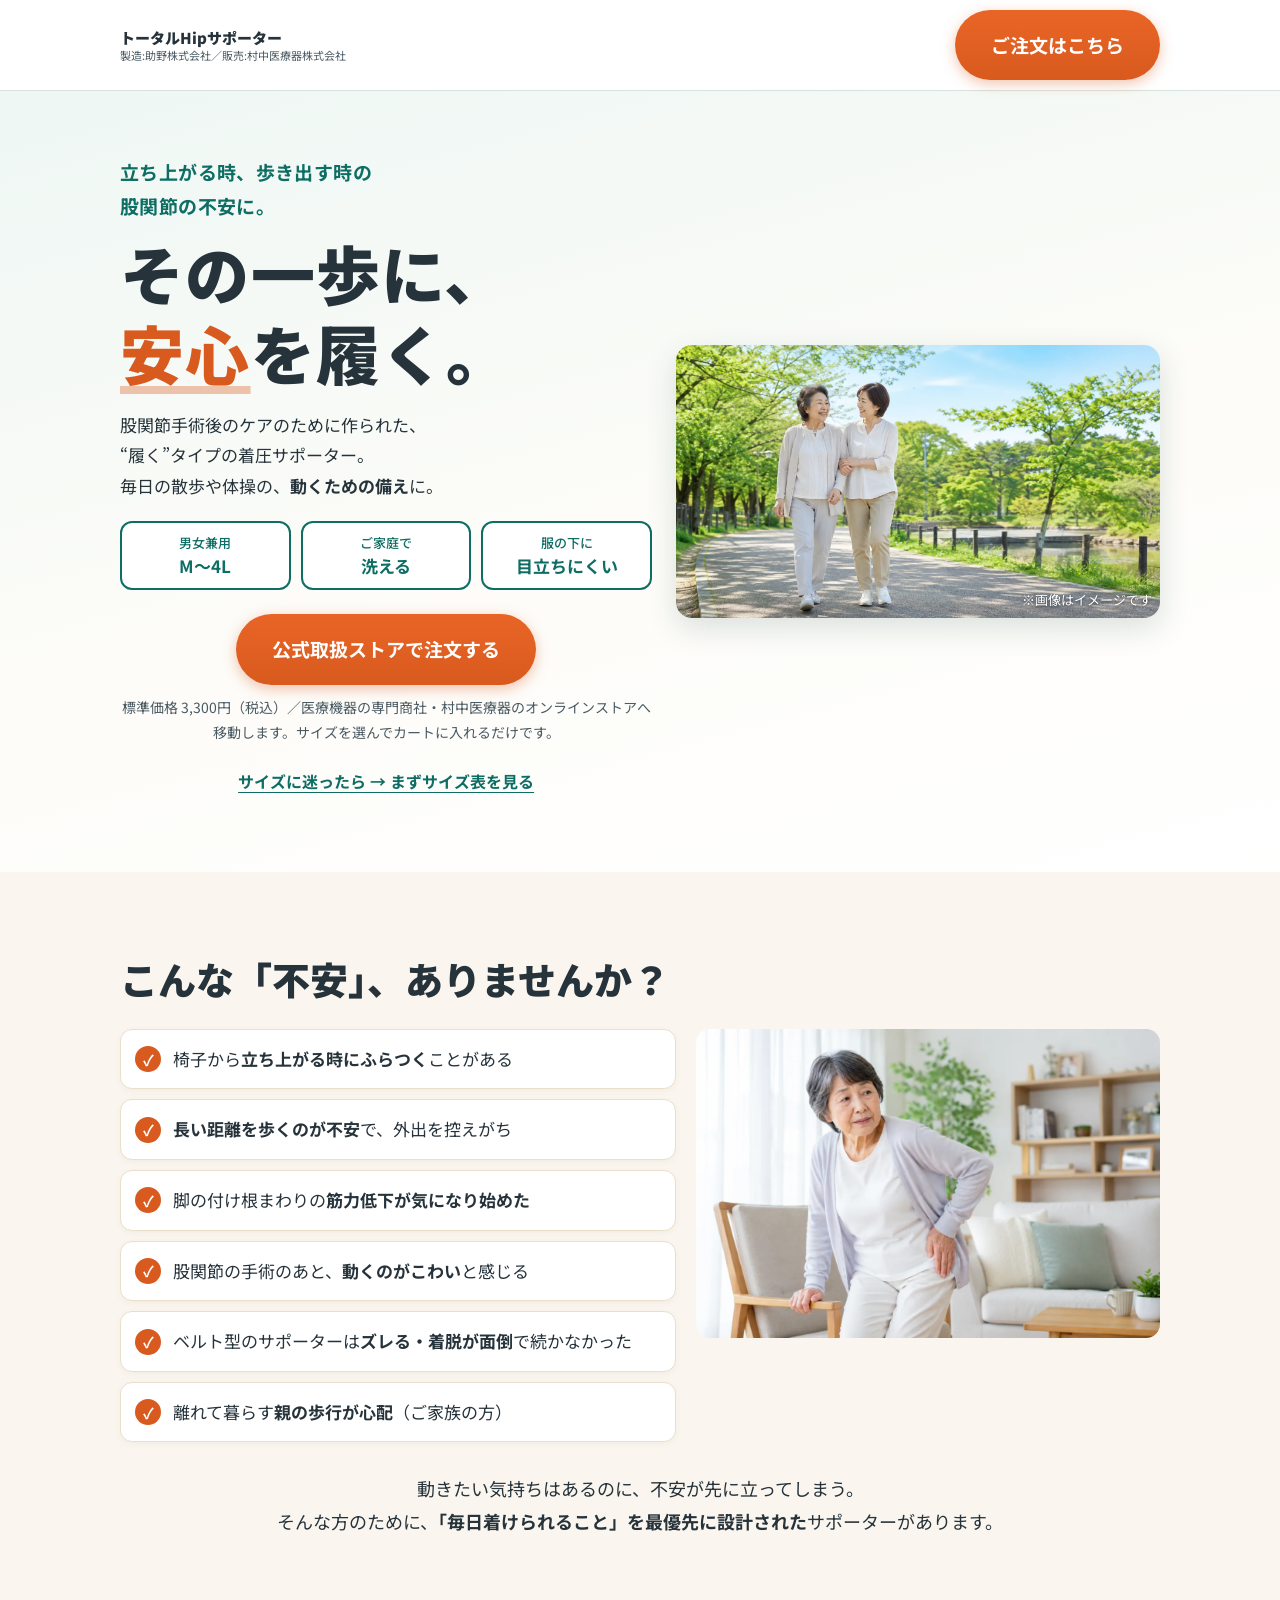
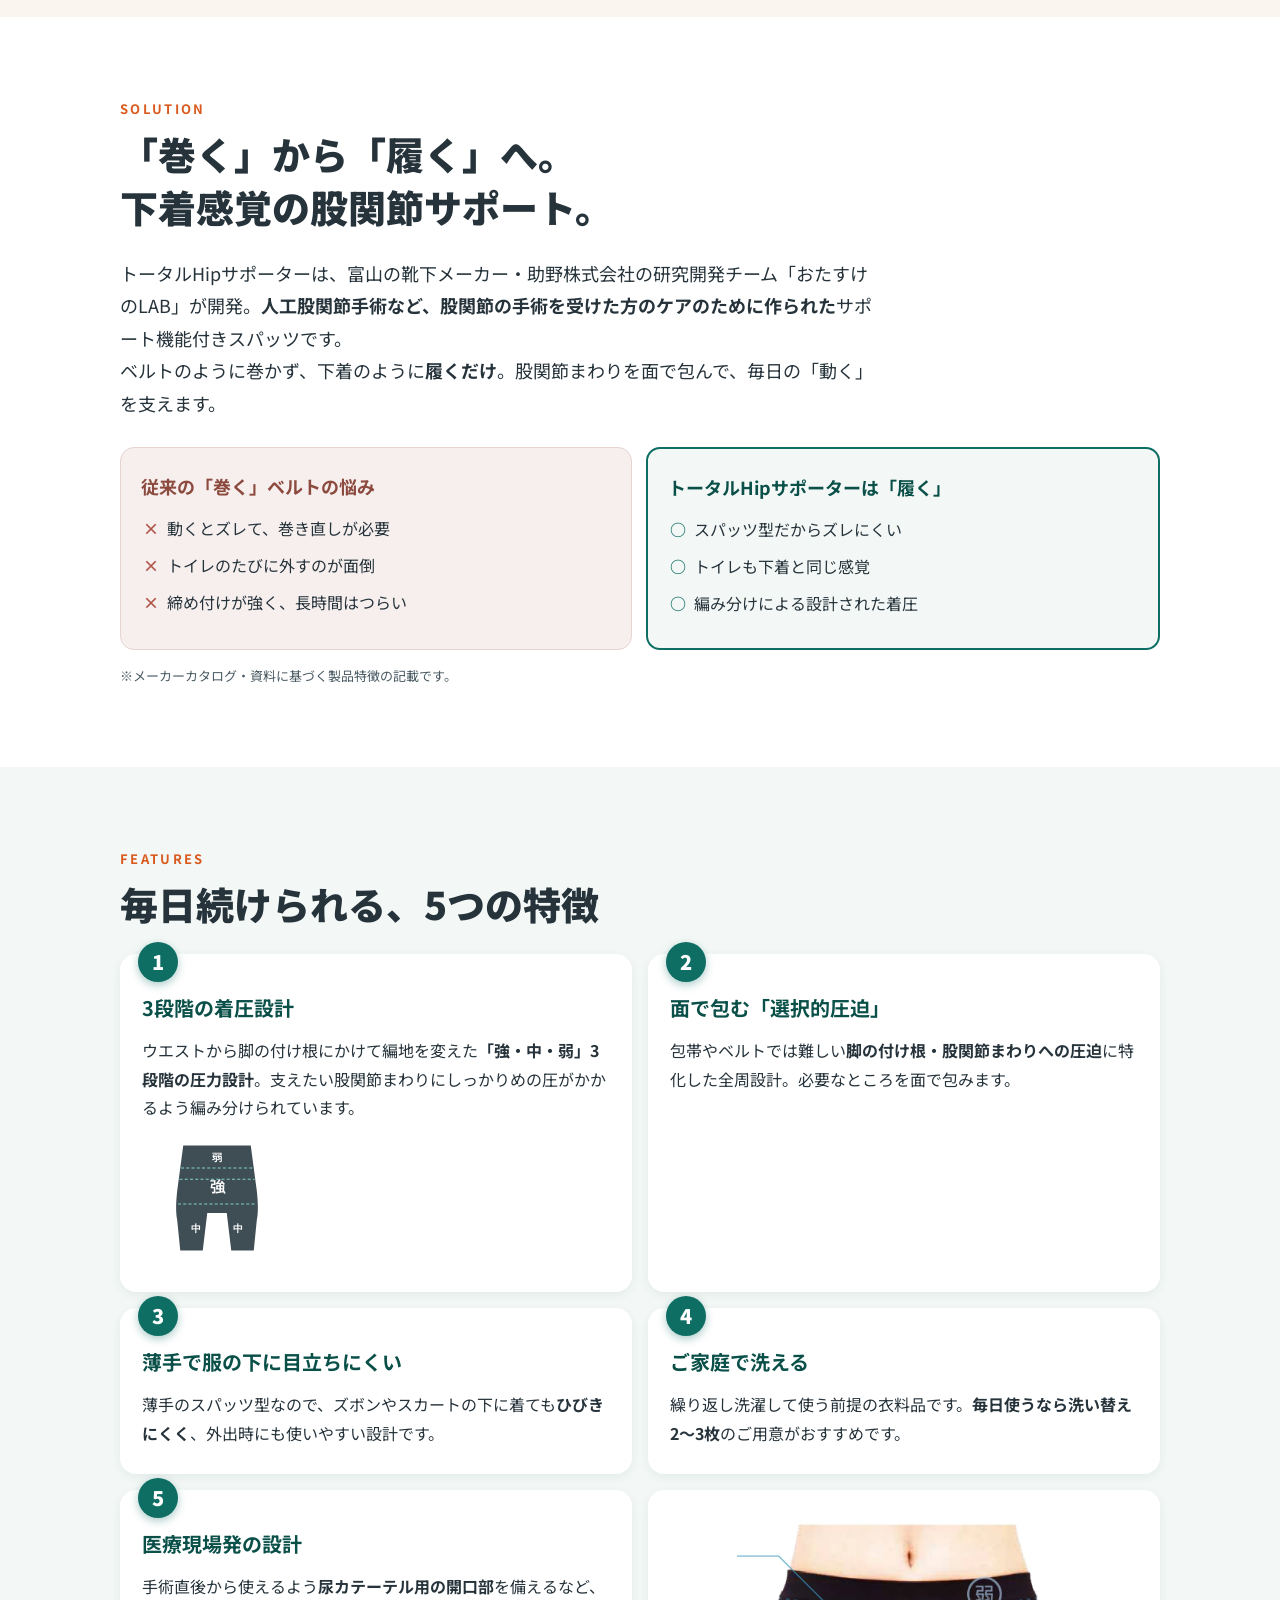
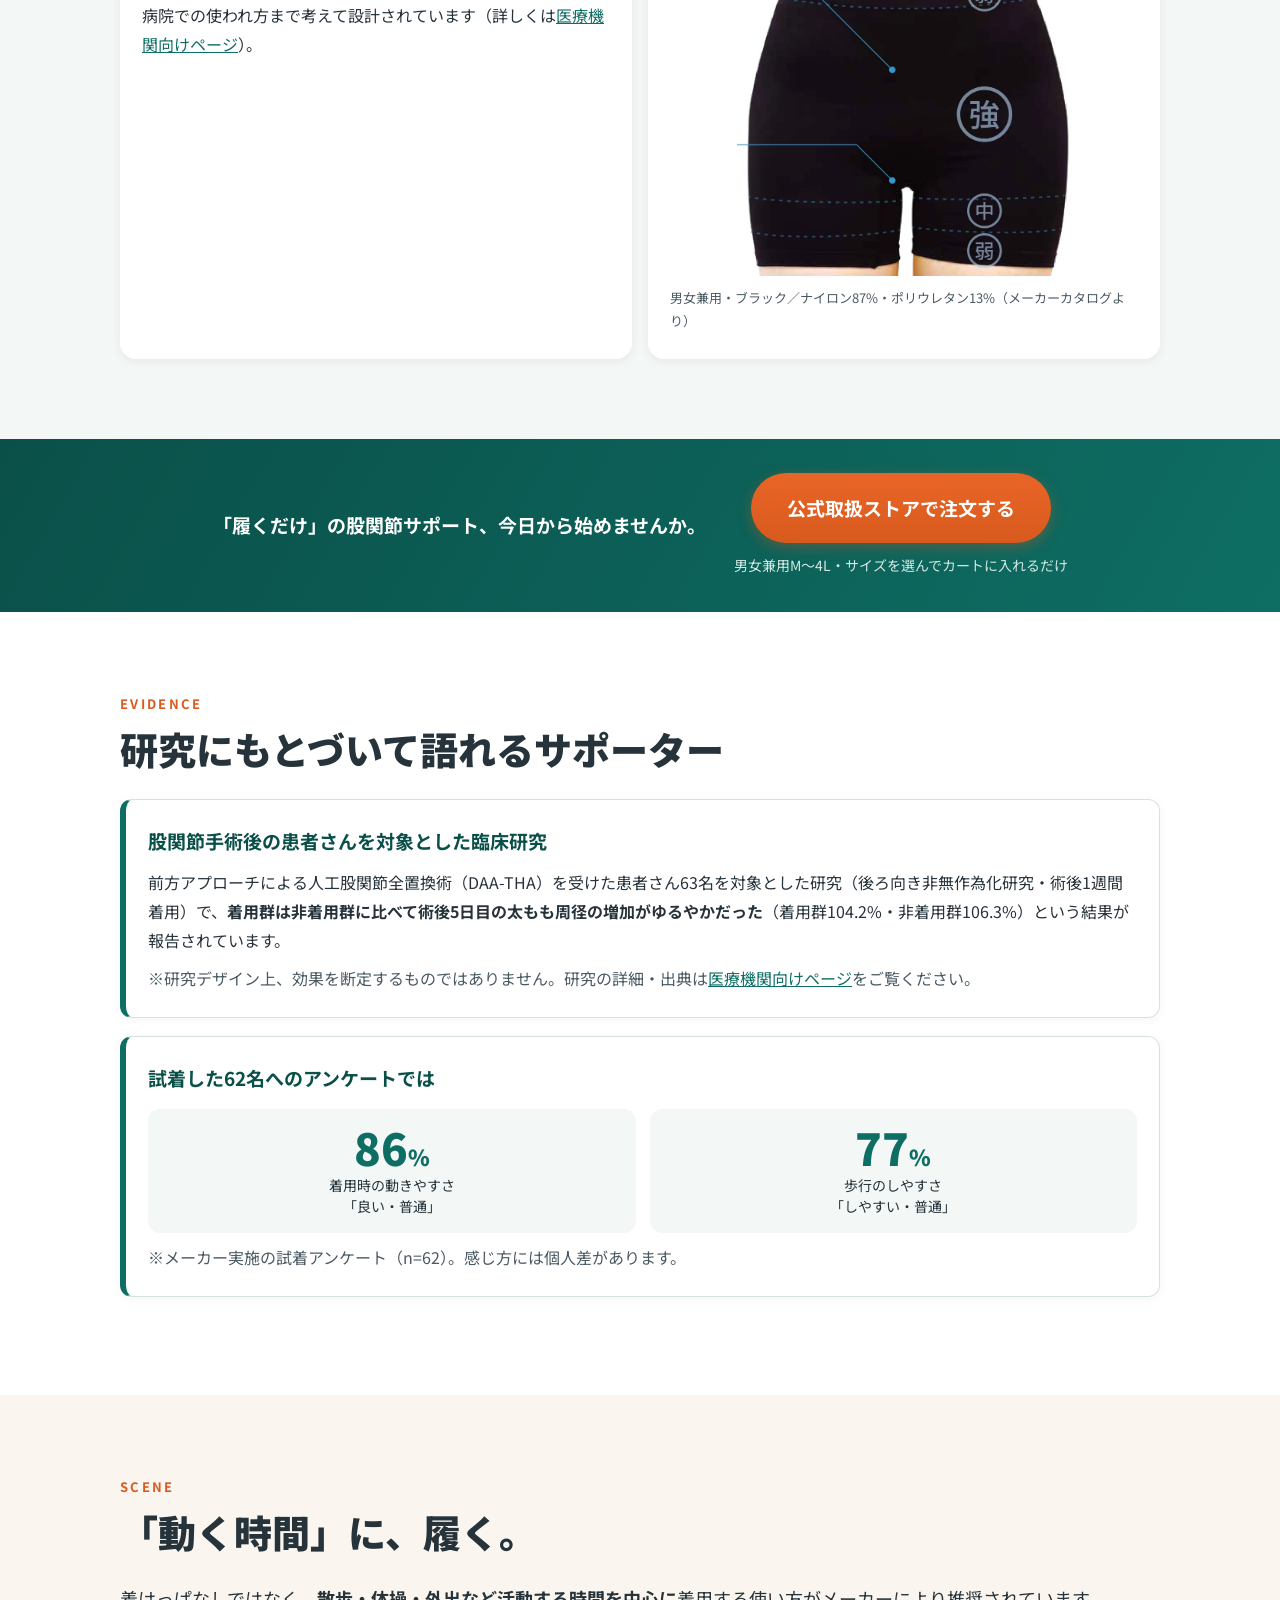
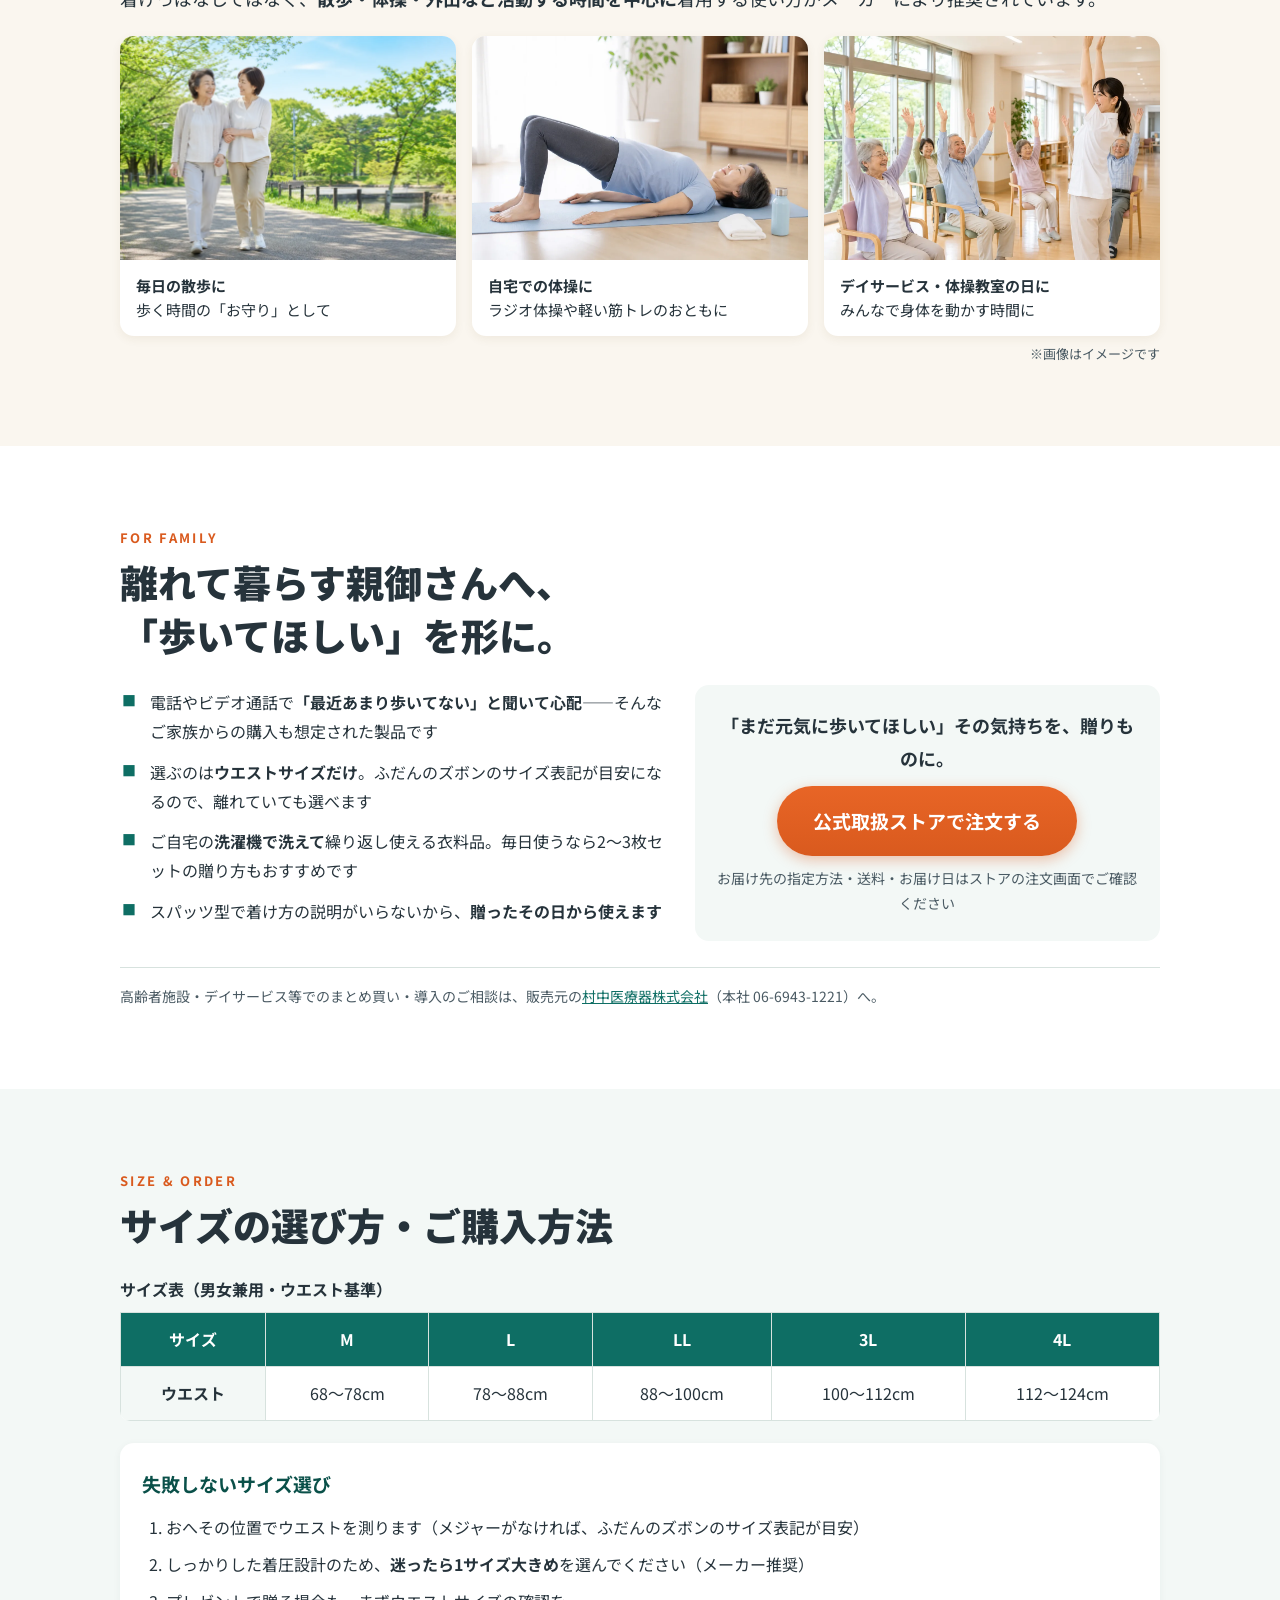
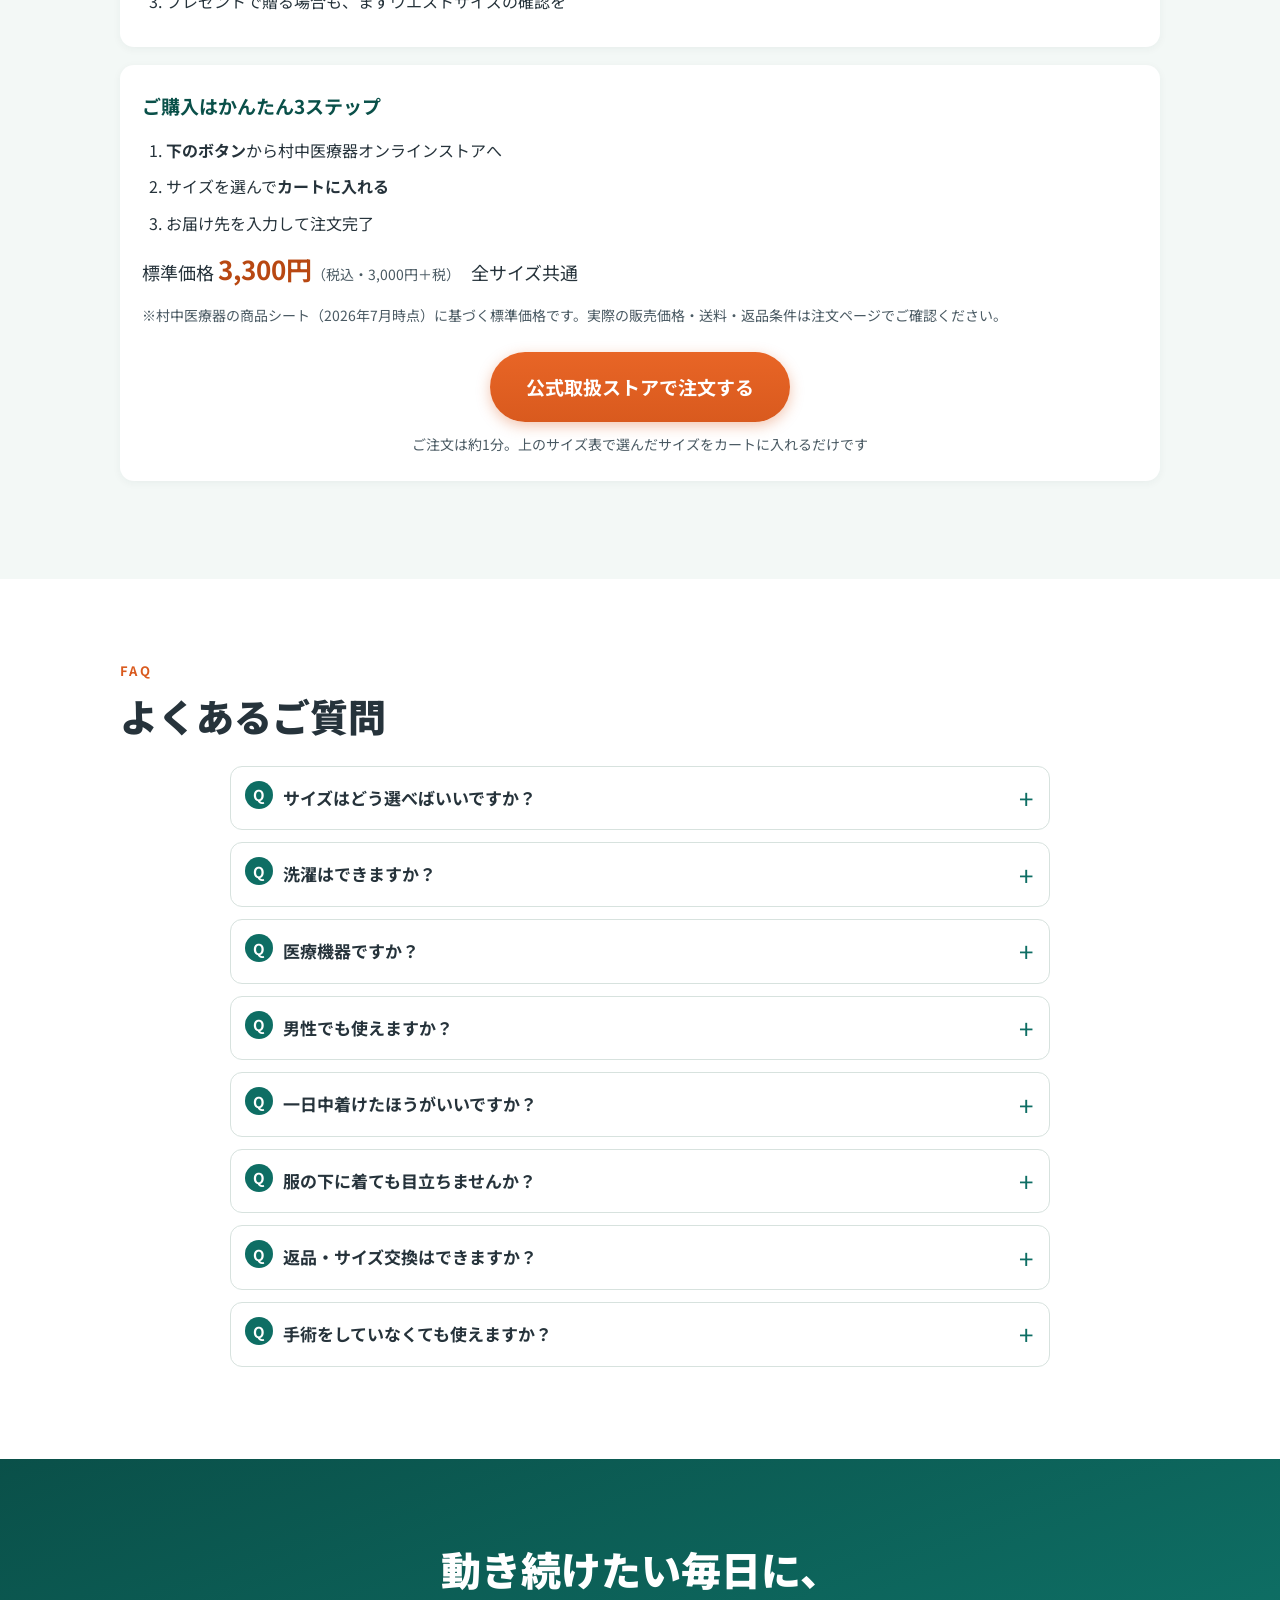
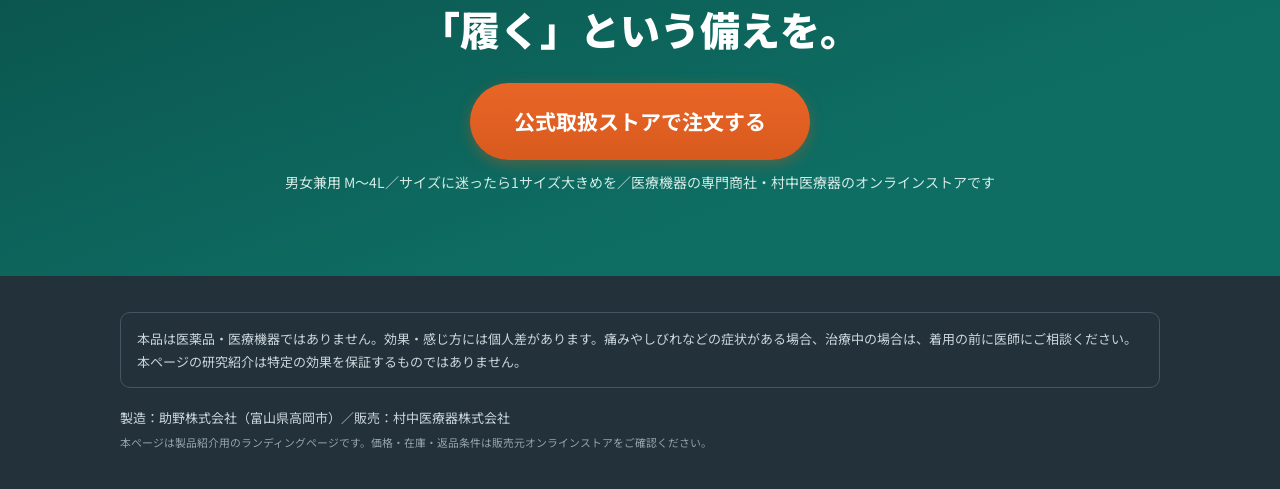
<file: projects/ths-supporter/lp-general/index.html>
<!DOCTYPE html>
<html lang="ja">
<head>
<meta charset="UTF-8">
<meta name="viewport" content="width=device-width, initial-scale=1.0">
<title>トータルHipサポーター｜その一歩に、安心を履く。股関節の不安に毎日履ける着圧サポーター</title>
<meta name="description" content="立ち上がる時・歩き出す時の股関節の不安に。股関節手術後のケアのために作られた、履くタイプの着圧サポーター「トータルHipサポーター」。3段階の着圧設計で股関節まわりを面でサポート。男女兼用M〜4L。村中医療器オンラインストアでご購入いただけます。">
<meta property="og:type" content="website">
<meta property="og:title" content="トータルHipサポーター｜その一歩に、安心を履く。">
<meta property="og:description" content="股関節の不安に、毎日「履ける」支えを。3段階着圧設計の股関節サポーター。男女兼用M〜4L。">
<meta property="og:image" content="../assets/images/lp1-hero-walking.png">
<meta property="og:locale" content="ja_JP">
<!-- TODO: 公開時にog:url・canonicalを本番URLに設定 -->
<link rel="preconnect" href="https://fonts.googleapis.com">
<link rel="preconnect" href="https://fonts.gstatic.com" crossorigin>
<link href="https://fonts.googleapis.com/css2?family=Noto+Sans+JP:wght@400;500;700;900&family=Zen+Maru+Gothic:wght@700;900&display=swap" rel="stylesheet">
<link rel="stylesheet" href="style.css">
<!-- ================================================== -->
<!-- GA4計測タグ挿入位置（ダミー）                          -->
<!-- <script async src="https://www.googletagmanager.com/gtag/js?id=G-XXXXXXXXXX"></script>
<script>
  window.dataLayer = window.dataLayer || [];
  function gtag(){dataLayer.push(arguments);}
  gtag('js', new Date());
  gtag('config', 'G-XXXXXXXXXX');
</script> -->
<!-- 広告タグ（Google広告/Meta等）はこの直下に挿入          -->
<!-- ================================================== -->
<script type="application/ld+json">
{
  "@context": "https://schema.org",
  "@type": "Product",
  "name": "トータルHipサポーター（男女兼用）",
  "description": "股関節手術後のケアのために作られた、履くタイプの着圧サポーター。ウエストから患部にかけて編地を変えた3段階（強・中・弱）の着圧設計。",
  "brand": {"@type": "Brand", "name": "SUKENO（助野株式会社）"},
  "material": "ナイロン87%・ポリウレタン13%",
  "offers": {
    "@type": "Offer",
    "url": "https://online.muranaka.co.jp/product/V0300001/",
    "price": "3300",
    "priceCurrency": "JPY",
    "availability": "https://schema.org/InStock",
    "seller": {"@type": "Organization", "name": "村中医療器株式会社"}
  }
}
</script>
<script type="application/ld+json">
{
  "@context": "https://schema.org",
  "@type": "FAQPage",
  "mainEntity": [
    {"@type": "Question", "name": "サイズはどう選べばいいですか？", "acceptedAnswer": {"@type": "Answer", "text": "ウエストサイズを基準にM〜4Lからお選びください。しっかりした着圧設計のため、サイズに迷った場合は1サイズ大きめをおすすめします。"}},
    {"@type": "Question", "name": "洗濯はできますか？", "acceptedAnswer": {"@type": "Answer", "text": "ご家庭で洗濯できます。毎日使う場合は洗い替え用に複数枚のご用意がおすすめです。"}},
    {"@type": "Question", "name": "医療機器ですか？", "acceptedAnswer": {"@type": "Answer", "text": "医療機器ではありません。衣料品（サポート機能付きスパッツ）です。痛みや症状がある場合は医師にご相談ください。"}},
    {"@type": "Question", "name": "男性でも使えますか？", "acceptedAnswer": {"@type": "Answer", "text": "男女兼用です。ウエストサイズを基準にお選びください。"}},
    {"@type": "Question", "name": "いつ着ければいいですか？", "acceptedAnswer": {"@type": "Answer", "text": "散歩や体操、外出など、活動する時間帯を中心とした着用がメーカーにより推奨されています。夏場などは無理せず調整してください。"}},
    {"@type": "Question", "name": "服の下に着ても目立ちませんか？", "acceptedAnswer": {"@type": "Answer", "text": "薄手のスパッツ型なので、ズボンやスカートの下に目立ちにくく着用できます。"}},
    {"@type": "Question", "name": "返品・サイズ交換はできますか？", "acceptedAnswer": {"@type": "Answer", "text": "返品・交換の条件は販売元（村中医療器オンラインストア）の規定によります。ご注文前に商品ページの返品条件をご確認ください。"}},
    {"@type": "Question", "name": "手術をしていなくても使えますか？", "acceptedAnswer": {"@type": "Answer", "text": "手術を受けていない方でも、着圧サポーターとしてお使いいただけます（メーカー資料より）。"}}
  ]
}
</script>
</head>
<body class="lp1">

<!-- ヘッダー -->
<header class="site-header">
  <div class="container header-inner">
    <p class="header-brand">トータルHipサポーター <span class="header-sub">製造:助野株式会社／販売:村中医療器株式会社</span></p>
    <a class="btn btn-cta btn-header js-cta" data-cta="header" href="https://online.muranaka.co.jp/product/V0300001/" target="_blank" rel="noopener">ご注文はこちら</a>
  </div>
</header>

<main>
<!-- 1. ファーストビュー -->
<section class="fv" id="top">
  <div class="container fv-inner">
    <div class="fv-text">
      <p class="fv-lead">立ち上がる時、歩き出す時の<br>股関節の不安に。</p>
      <h1 class="fv-catch">その一歩に、<br><em>安心</em>を履く。</h1>
      <p class="fv-sub">股関節手術後のケアのために作られた、<br class="pc-only">“履く”タイプの着圧サポーター。<br>毎日の散歩や体操の、<strong>動くための備え</strong>に。</p>
      <ul class="fv-badges">
        <li>男女兼用<br><strong>M〜4L</strong></li>
        <li>ご家庭で<br><strong>洗える</strong></li>
        <li>服の下に<br><strong>目立ちにくい</strong></li>
      </ul>
      <div class="cta-block">
        <a class="btn btn-cta js-cta" data-cta="fv" href="https://online.muranaka.co.jp/product/V0300001/" target="_blank" rel="noopener">公式取扱ストアで注文する</a>
        <p class="cta-note">標準価格 3,300円（税込）／医療機器の専門商社・村中医療器のオンラインストアへ移動します。<br class="sp-only">サイズを選んでカートに入れるだけです。</p>
        <a class="btn-textlink" href="#size">サイズに迷ったら → まずサイズ表を見る</a>
      </div>
    </div>
    <figure class="fv-visual">
      <img src="../assets/images/lp1-hero-walking.webp" alt="親子で公園をゆったり散歩する様子" width="1600" height="901" fetchpriority="high">
      <figcaption class="img-note">※画像はイメージです</figcaption>
    </figure>
  </div>
</section>

<!-- 2. 悩み共感 -->
<section class="section worries">
  <div class="container">
    <h2 class="section-title">こんな「不安」、<br class="sp-only">ありませんか？</h2>
    <div class="worries-grid">
      <ul class="check-list">
        <li>椅子から<strong>立ち上がる時にふらつく</strong>ことがある</li>
        <li><strong>長い距離を歩くのが不安</strong>で、外出を控えがち</li>
        <li>脚の付け根まわりの<strong>筋力低下が気になり始めた</strong></li>
        <li>股関節の手術のあと、<strong>動くのがこわい</strong>と感じる</li>
        <li>ベルト型のサポーターは<strong>ズレる・着脱が面倒</strong>で続かなかった</li>
        <li>離れて暮らす<strong>親の歩行が心配</strong>（ご家族の方）</li>
      </ul>
      <figure class="worries-visual">
        <img src="../assets/images/lp1-worry-elderly.webp" alt="立ち上がりの際に脚の付け根に手を当てる女性" width="1200" height="800" loading="lazy">
      </figure>
    </div>
    <p class="worries-message">動きたい気持ちはあるのに、不安が先に立ってしまう。<br>そんな方のために、<strong>「毎日着けられること」を最優先に設計された</strong>サポーターがあります。</p>
  </div>
</section>

<!-- 3. 解決コンセプト -->
<section class="section concept">
  <div class="container">
    <p class="section-eyebrow">SOLUTION</p>
    <h2 class="section-title">「巻く」から「履く」へ。<br>下着感覚の股関節サポート。</h2>
    <p class="concept-text">トータルHipサポーターは、富山の靴下メーカー・助野株式会社の研究開発チーム「おたすけのLAB」が開発。<strong>人工股関節手術など、股関節の手術を受けた方のケアのために作られた</strong>サポート機能付きスパッツです。<br>ベルトのように巻かず、下着のように<strong>履くだけ</strong>。股関節まわりを面で包んで、毎日の「動く」を支えます。</p>
    <div class="concept-compare">
      <div class="compare-col compare-before">
        <h3>従来の「巻く」ベルトの悩み</h3>
        <ul>
          <li>動くとズレて、巻き直しが必要</li>
          <li>トイレのたびに外すのが面倒</li>
          <li>締め付けが強く、長時間はつらい</li>
        </ul>
      </div>
      <div class="compare-col compare-after">
        <h3>トータルHipサポーターは「履く」</h3>
        <ul>
          <li>スパッツ型だからズレにくい</li>
          <li>トイレも下着と同じ感覚</li>
          <li>編み分けによる設計された着圧</li>
        </ul>
      </div>
    </div>
    <p class="fact-note">※メーカーカタログ・資料に基づく製品特徴の記載です。</p>
  </div>
</section>

<!-- 4. 製品特徴 -->
<section class="section features">
  <div class="container">
    <p class="section-eyebrow">FEATURES</p>
    <h2 class="section-title">毎日続けられる、<br class="sp-only">5つの特徴</h2>
    <div class="feature-grid">
      <article class="feature-card">
        <div class="feature-num">1</div>
        <h3>3段階の着圧設計</h3>
        <p>ウエストから脚の付け根にかけて編地を変えた<strong>「強・中・弱」3段階の圧力設計</strong>。支えたい股関節まわりにしっかりめの圧がかかるよう編み分けられています。</p>
        <!-- 3段階着圧の自作SVG図 -->
        <svg class="feature-svg" viewBox="0 0 200 160" role="img" aria-label="3段階着圧のイメージ図。ウエスト部は弱、股関節部は強、裾は中から弱の圧力設計">
          <path d="M55 10 h90 l8 60 c2 18 2 30 0 40 l-4 40 h-30 l-6 -50 h-26 l-6 50 h-30 l-4 -40 c-2 -10 -2 -22 0 -40 z" fill="#2b3a42" opacity="0.9"/>
          <g font-family="sans-serif" font-size="13" fill="#fff" text-anchor="middle" font-weight="bold">
            <text x="100" y="30">弱</text>
            <text x="100" y="72" font-size="20">強</text>
            <text x="72" y="125">中</text>
            <text x="128" y="125">中</text>
          </g>
          <g stroke="#7fd1c8" stroke-width="1.5" stroke-dasharray="4 3" fill="none">
            <path d="M52 40 h96"/><path d="M50 55 h100"/><path d="M48 88 h104"/>
          </g>
        </svg>
      </article>
      <article class="feature-card">
        <div class="feature-num">2</div>
        <h3>面で包む「選択的圧迫」</h3>
        <p>包帯やベルトでは難しい<strong>脚の付け根・股関節まわりへの圧迫</strong>に特化した全周設計。必要なところを面で包みます。</p>
      </article>
      <article class="feature-card">
        <div class="feature-num">3</div>
        <h3>薄手で服の下に目立ちにくい</h3>
        <p>薄手のスパッツ型なので、ズボンやスカートの下に着ても<strong>ひびきにくく</strong>、外出時にも使いやすい設計です。</p>
      </article>
      <article class="feature-card">
        <div class="feature-num">4</div>
        <h3>ご家庭で洗える</h3>
        <p>繰り返し洗濯して使う前提の衣料品です。<strong>毎日使うなら洗い替え2〜3枚</strong>のご用意がおすすめです。</p>
      </article>
      <article class="feature-card">
        <div class="feature-num">5</div>
        <h3>医療現場発の設計</h3>
        <p>手術直後から使えるよう<strong>尿カテーテル用の開口部</strong>を備えるなど、病院での使われ方まで考えて設計されています（詳しくは<a href="../lp-medical/index.html">医療機関向けページ</a>）。</p>
      </article>
      <figure class="feature-card product-photo">
        <img src="../assets/images/product-pressure.webp" alt="トータルHipサポーターの製品写真。ウエスト部は弱、股関節まわりは強、太もも部は中から弱の3段階着圧設計" width="874" height="941" loading="lazy">
        <figcaption>男女兼用・ブラック／ナイロン87%・ポリウレタン13%（メーカーカタログより）</figcaption>
      </figure>
    </div>
  </div>
</section>

<div class="cta-band">
  <div class="container">
    <p class="cta-band-copy">「履くだけ」の股関節サポート、<br class="sp-only">今日から始めませんか。</p>
    <div>
      <a class="btn btn-cta js-cta" data-cta="mid_band" href="https://online.muranaka.co.jp/product/V0300001/" target="_blank" rel="noopener">公式取扱ストアで注文する</a>
      <p class="cta-note cta-note-invert">男女兼用M〜4L・サイズを選んでカートに入れるだけ</p>
    </div>
  </div>
</div>

<!-- 5. エビデンス -->
<section class="section evidence">
  <div class="container">
    <p class="section-eyebrow">EVIDENCE</p>
    <h2 class="section-title">研究にもとづいて<br class="sp-only">語れるサポーター</h2>
    <div class="evidence-card">
      <h3>股関節手術後の患者さんを対象とした臨床研究</h3>
      <p>前方アプローチによる人工股関節全置換術（DAA-THA）を受けた患者さん63名を対象とした研究（後ろ向き非無作為化研究・術後1週間着用）で、<strong>着用群は非着用群に比べて術後5日目の太もも周径の増加がゆるやかだった</strong>（着用群104.2%・非着用群106.3%）という結果が報告されています。</p>
      <p class="evidence-limit">※研究デザイン上、効果を断定するものではありません。研究の詳細・出典は<a href="../lp-medical/index.html">医療機関向けページ</a>をご覧ください。</p>
    </div>
    <div class="evidence-card">
      <h3>試着した62名へのアンケートでは</h3>
      <div class="stat-row">
        <div class="stat"><div class="stat-num">86<span>%</span></div><p>着用時の動きやすさ<br>「良い・普通」</p></div>
        <div class="stat"><div class="stat-num">77<span>%</span></div><p>歩行のしやすさ<br>「しやすい・普通」</p></div>
      </div>
      <p class="evidence-limit">※メーカー実施の試着アンケート（n=62）。感じ方には個人差があります。</p>
    </div>
  </div>
</section>

<!-- 6. 使用シーン -->
<section class="section scenes">
  <div class="container">
    <p class="section-eyebrow">SCENE</p>
    <h2 class="section-title">「動く時間」に、履く。</h2>
    <p class="scenes-lead">着けっぱなしではなく、<strong>散歩・体操・外出など活動する時間を中心に</strong>着用する使い方がメーカーにより推奨されています。</p>
    <div class="scene-grid">
      <figure class="scene-card">
        <img src="../assets/images/lp1-hero-walking.webp" alt="毎日の散歩" width="1600" height="901" loading="lazy">
        <figcaption><strong>毎日の散歩に</strong><br>歩く時間の「お守り」として</figcaption>
      </figure>
      <figure class="scene-card">
        <img src="../assets/images/lp1-scene-exercise.webp" alt="自宅での体操" width="1200" height="800" loading="lazy">
        <figcaption><strong>自宅での体操に</strong><br>ラジオ体操や軽い筋トレのおともに</figcaption>
      </figure>
      <figure class="scene-card">
        <img src="../assets/images/lp1-scene-facility.webp" alt="施設でのレクリエーション" width="1200" height="800" loading="lazy">
        <figcaption><strong>デイサービス・体操教室の日に</strong><br>みんなで身体を動かす時間に</figcaption>
      </figure>
    </div>
    <p class="img-note">※画像はイメージです</p>
  </div>
</section>

<!-- 7. ご家族向け（贈りもの） -->
<section class="section family">
  <div class="container">
    <p class="section-eyebrow">FOR FAMILY</p>
    <h2 class="section-title">離れて暮らす親御さんへ、<br>「歩いてほしい」を形に。</h2>
    <div class="facility-inner">
      <ul class="facility-points">
        <li>電話やビデオ通話で<strong>「最近あまり歩いてない」と聞いて心配</strong>——そんなご家族からの購入も想定された製品です</li>
        <li>選ぶのは<strong>ウエストサイズだけ</strong>。ふだんのズボンのサイズ表記が目安になるので、離れていても選べます</li>
        <li>ご自宅の<strong>洗濯機で洗えて</strong>繰り返し使える衣料品。毎日使うなら2〜3枚セットの贈り方もおすすめです</li>
        <li>スパッツ型で着け方の説明がいらないから、<strong>贈ったその日から使えます</strong></li>
      </ul>
      <div class="facility-cta">
        <p>「まだ元気に歩いてほしい」<br class="sp-only">その気持ちを、贈りものに。</p>
        <a class="btn btn-cta js-cta" data-cta="family" href="https://online.muranaka.co.jp/product/V0300001/" target="_blank" rel="noopener">公式取扱ストアで注文する</a>
        <p class="cta-note">お届け先の指定方法・送料・お届け日はストアの注文画面でご確認ください</p>
      </div>
    </div>
    <p class="facility-note">高齢者施設・デイサービス等でのまとめ買い・導入のご相談は、販売元の<a href="https://www.muranaka.co.jp/" target="_blank" rel="noopener">村中医療器株式会社</a>（本社 06-6943-1221）へ。</p>
  </div>
</section>

<!-- 8. サイズ・購入方法 -->
<section class="section size-buy" id="size">
  <div class="container">
    <p class="section-eyebrow">SIZE &amp; ORDER</p>
    <h2 class="section-title">サイズの選び方・ご購入方法</h2>
    <div class="size-table-wrap">
      <table class="size-table">
        <caption>サイズ表（男女兼用・ウエスト基準）</caption>
        <thead><tr><th>サイズ</th><th>M</th><th>L</th><th>LL</th><th>3L</th><th>4L</th></tr></thead>
        <tbody><tr><th>ウエスト</th><td>68〜78cm</td><td>78〜88cm</td><td>88〜100cm</td><td>100〜112cm</td><td>112〜124cm</td></tr></tbody>
      </table>
    </div>
    <div class="size-tips">
      <h3>失敗しないサイズ選び</h3>
      <ol>
        <li>おへその位置でウエストを測ります（メジャーがなければ、ふだんのズボンのサイズ表記が目安）</li>
        <li>しっかりした着圧設計のため、<strong>迷ったら1サイズ大きめ</strong>を選んでください（メーカー推奨）</li>
        <li>プレゼントで贈る場合も、まずウエストサイズの確認を</li>
      </ol>
    </div>
    <div class="buy-steps">
      <h3>ご購入はかんたん3ステップ</h3>
      <ol class="steps">
        <li><strong>下のボタン</strong>から村中医療器オンラインストアへ</li>
        <li>サイズを選んで<strong>カートに入れる</strong></li>
        <li>お届け先を入力して注文完了</li>
      </ol>
      <p class="price-line">標準価格 <strong>3,300円</strong><span class="tax">（税込・3,000円＋税）</span>　全サイズ共通</p>
      <p class="price-note">※村中医療器の商品シート（2026年7月時点）に基づく標準価格です。実際の販売価格・送料・返品条件は注文ページでご確認ください。</p>
      <div class="cta-block">
        <a class="btn btn-cta js-cta" data-cta="size_buy" href="https://online.muranaka.co.jp/product/V0300001/" target="_blank" rel="noopener">公式取扱ストアで注文する</a>
        <p class="cta-note">ご注文は約1分。上のサイズ表で選んだサイズをカートに入れるだけです</p>
      </div>
    </div>
  </div>
</section>

<!-- 9. FAQ -->
<section class="section faq">
  <div class="container">
    <p class="section-eyebrow">FAQ</p>
    <h2 class="section-title">よくあるご質問</h2>
    <dl class="faq-list">
      <div class="faq-item"><dt>サイズはどう選べばいいですか？</dt><dd>ウエストサイズを基準にM〜4Lからお選びください。しっかりした着圧設計のため、サイズに迷った場合は<strong>1サイズ大きめ</strong>がメーカー推奨です。</dd></div>
      <div class="faq-item"><dt>洗濯はできますか？</dt><dd>ご家庭で洗濯できます（洗濯表示に従ってください）。毎日使う場合は洗い替え用に2〜3枚のご用意がおすすめです。</dd></div>
      <div class="faq-item"><dt>医療機器ですか？</dt><dd><strong>医療機器ではありません。</strong>サポート機能付きスパッツ（衣料品）です。痛みや気になる症状がある場合は、着用の前に医師にご相談ください。</dd></div>
      <div class="faq-item"><dt>男性でも使えますか？</dt><dd>男女兼用です。ウエストサイズを基準にお選びください。</dd></div>
      <div class="faq-item"><dt>一日中着けたほうがいいですか？</dt><dd>散歩・体操・外出など<strong>活動する時間を中心に</strong>着用する使い方がメーカーにより推奨されています。夏場など暑い時期は無理せず調整してください。</dd></div>
      <div class="faq-item"><dt>服の下に着ても目立ちませんか？</dt><dd>薄手のスパッツ型なので、ズボンやスカートの下でも目立ちにくくお使いいただけます。</dd></div>
      <div class="faq-item"><dt>返品・サイズ交換はできますか？</dt><dd>返品・交換の条件は販売元（村中医療器オンラインストア）の規定によります。ご注文前に商品ページの返品条件をご確認ください。サイズ選びに迷ったら「1サイズ大きめ」がメーカー推奨です。</dd></div>
      <div class="faq-item"><dt>手術をしていなくても使えますか？</dt><dd>手術を受けていない方でも着圧サポーターとしてお使いいただけます（メーカー資料より）。股関節に痛みがある場合は、まず医師にご相談ください。</dd></div>
    </dl>
  </div>
</section>

<!-- 10. 最終CTA -->
<section class="section final-cta">
  <div class="container">
    <h2 class="final-catch">動き続けたい毎日に、<br>「履く」という備えを。</h2>
    <div class="cta-block">
      <a class="btn btn-cta btn-lg js-cta" data-cta="final" href="https://online.muranaka.co.jp/product/V0300001/" target="_blank" rel="noopener">公式取扱ストアで注文する</a>
      <p class="cta-note">男女兼用 M〜4L／サイズに迷ったら1サイズ大きめを／医療機器の専門商社・村中医療器のオンラインストアです</p>
    </div>
  </div>
</section>
</main>

<footer class="site-footer">
  <div class="container">
    <p class="footer-disclaimer">本品は医薬品・医療機器ではありません。効果・感じ方には個人差があります。痛みやしびれなどの症状がある場合、治療中の場合は、着用の前に医師にご相談ください。本ページの研究紹介は特定の効果を保証するものではありません。</p>
    <p class="footer-credit">製造：助野株式会社（富山県高岡市）／販売：村中医療器株式会社<br>
    <small>本ページは製品紹介用のランディングページです。価格・在庫・返品条件は販売元オンラインストアをご確認ください。</small></p>
  </div>
</footer>

<!-- スマホ追従CTA -->
<div class="sticky-cta" id="stickyCta" aria-hidden="true">
  <a class="btn btn-cta js-cta" data-cta="sticky" href="https://online.muranaka.co.jp/product/V0300001/" target="_blank" rel="noopener">公式取扱ストアで注文する</a>
</div>

<script src="script.js" defer></script>
</body>
</html>
</file>
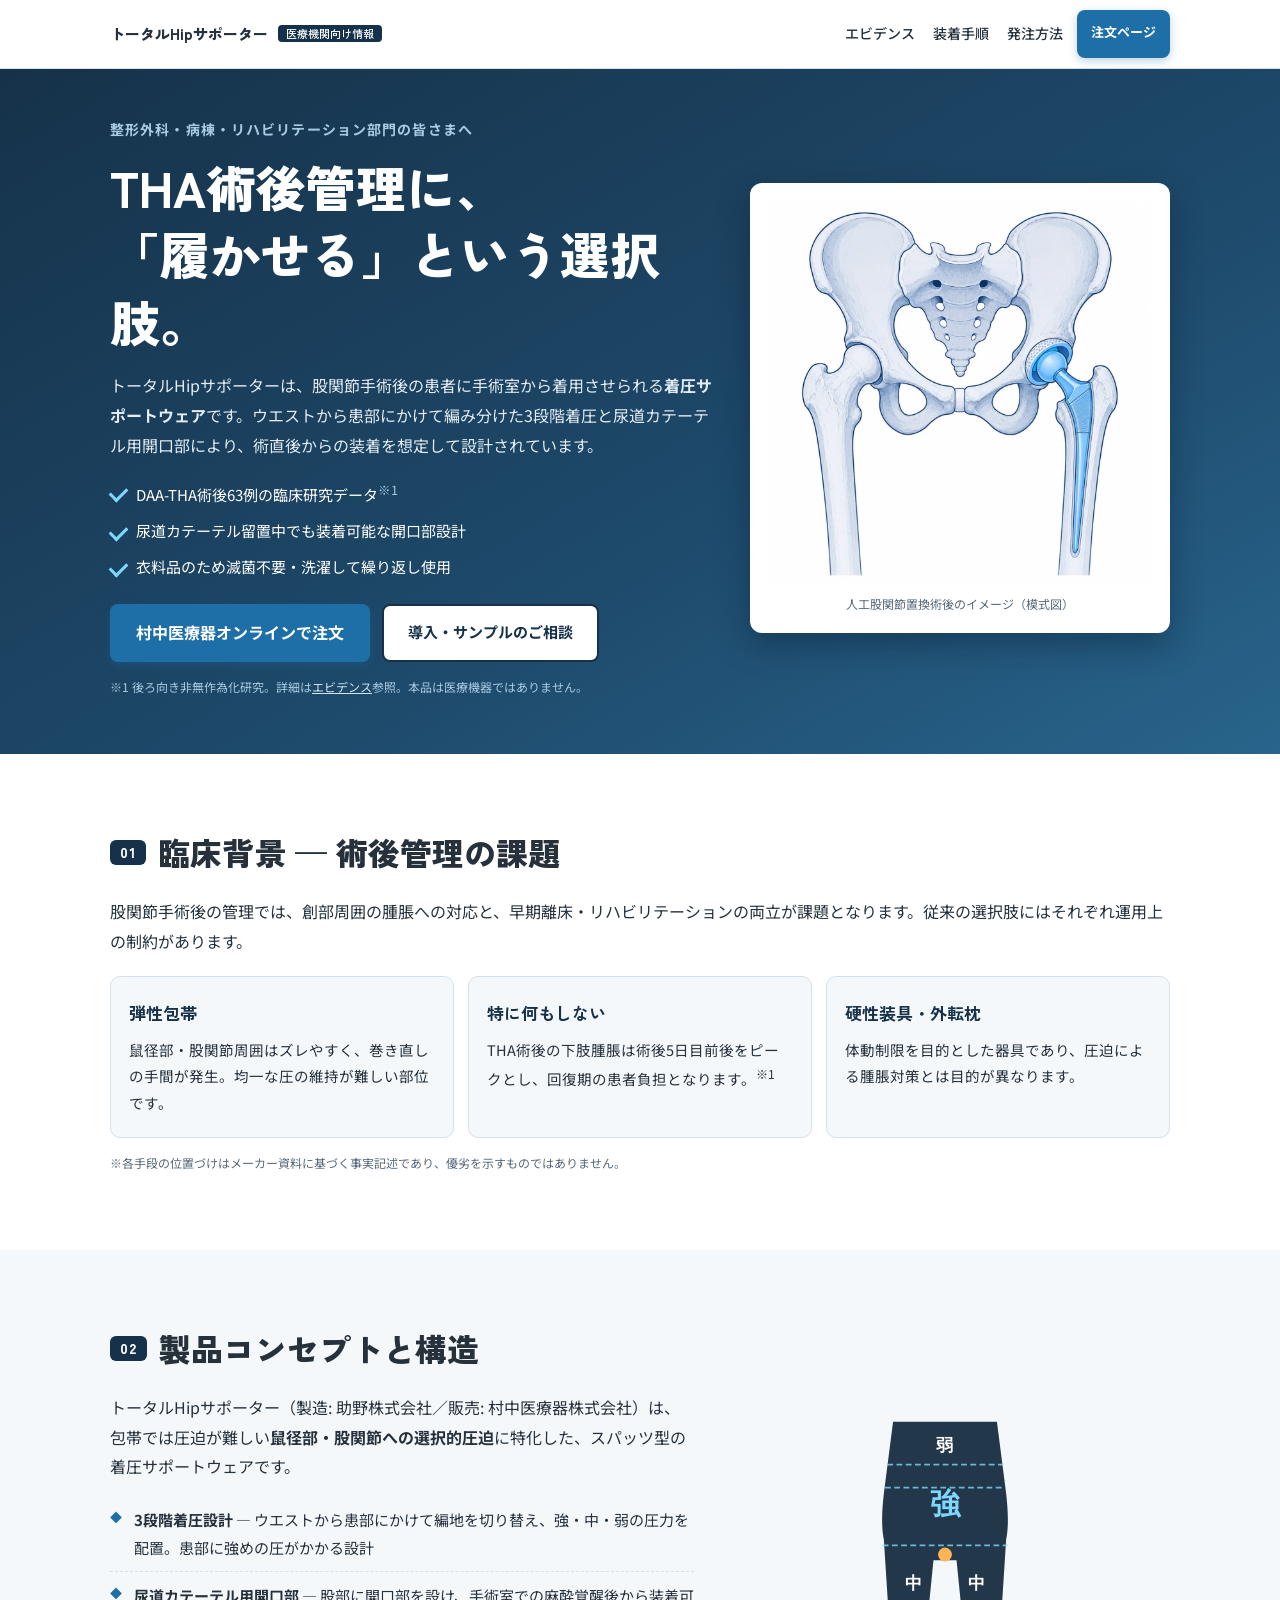
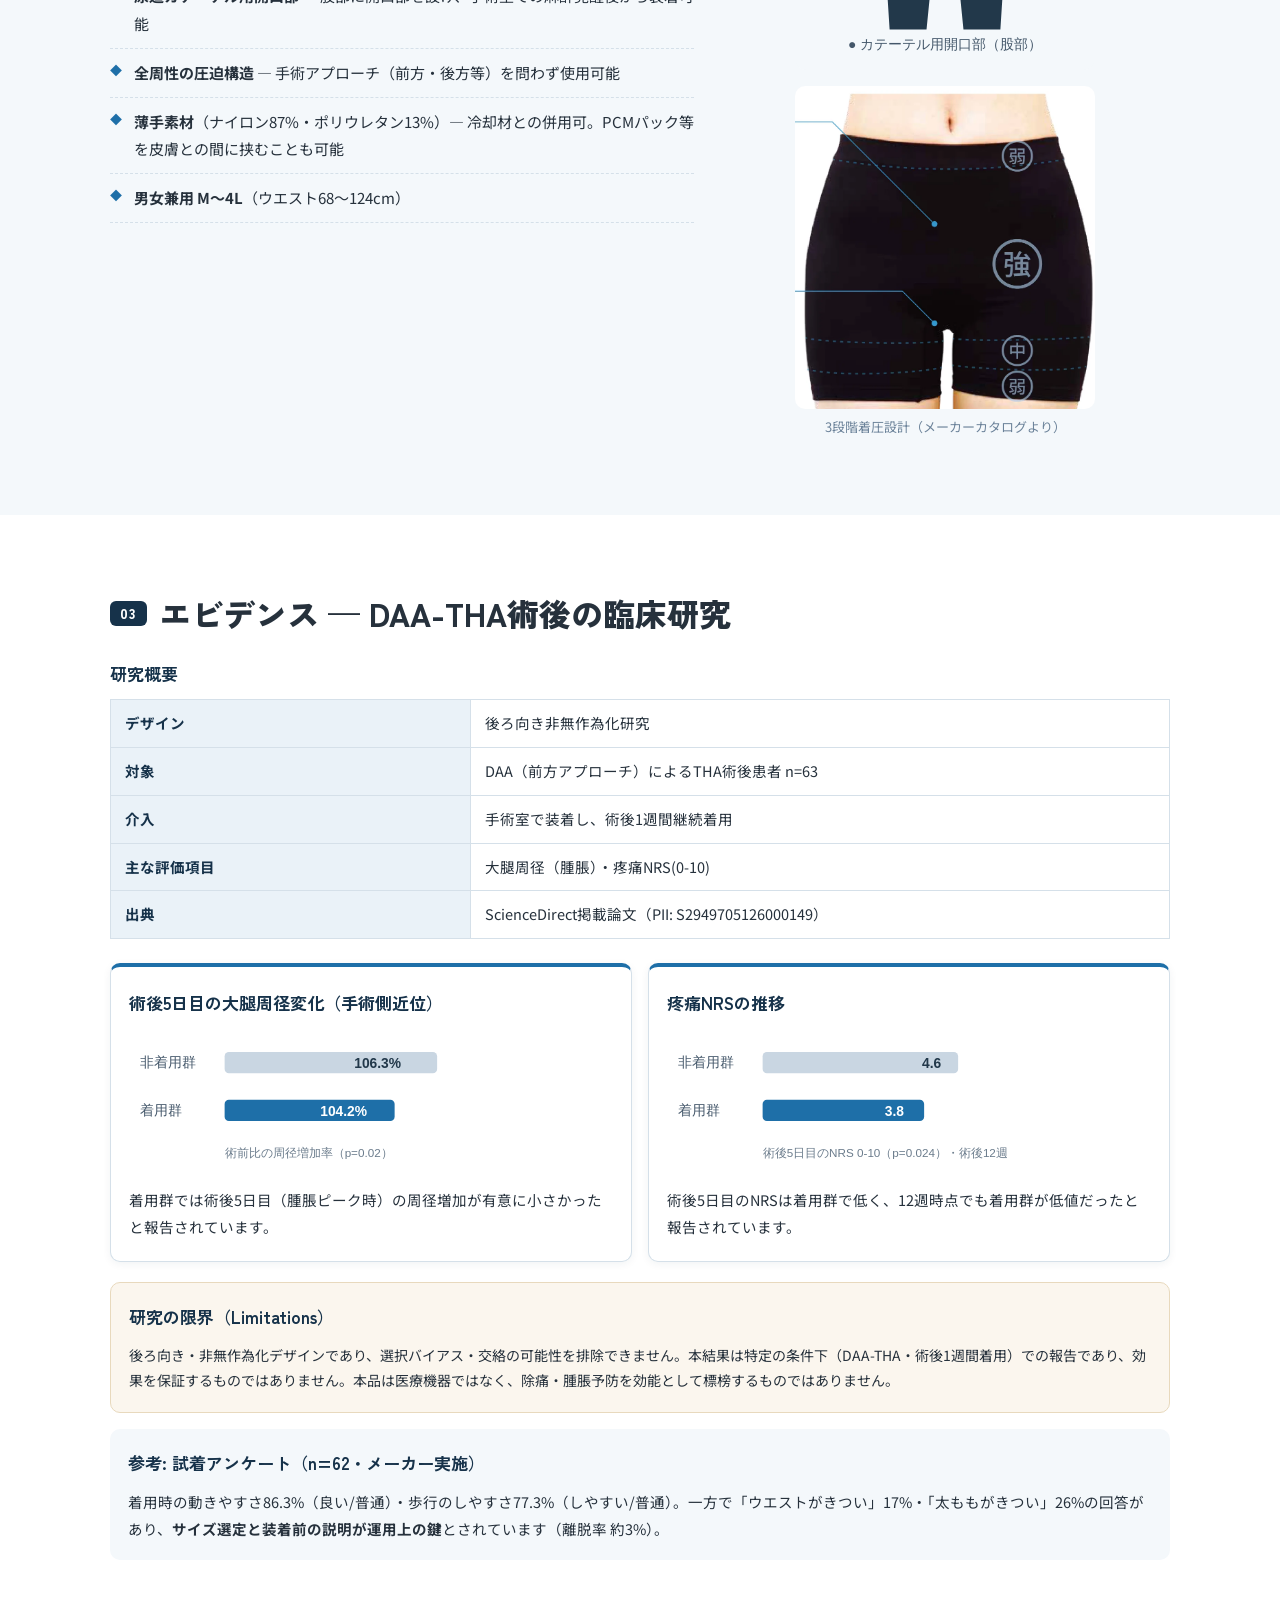
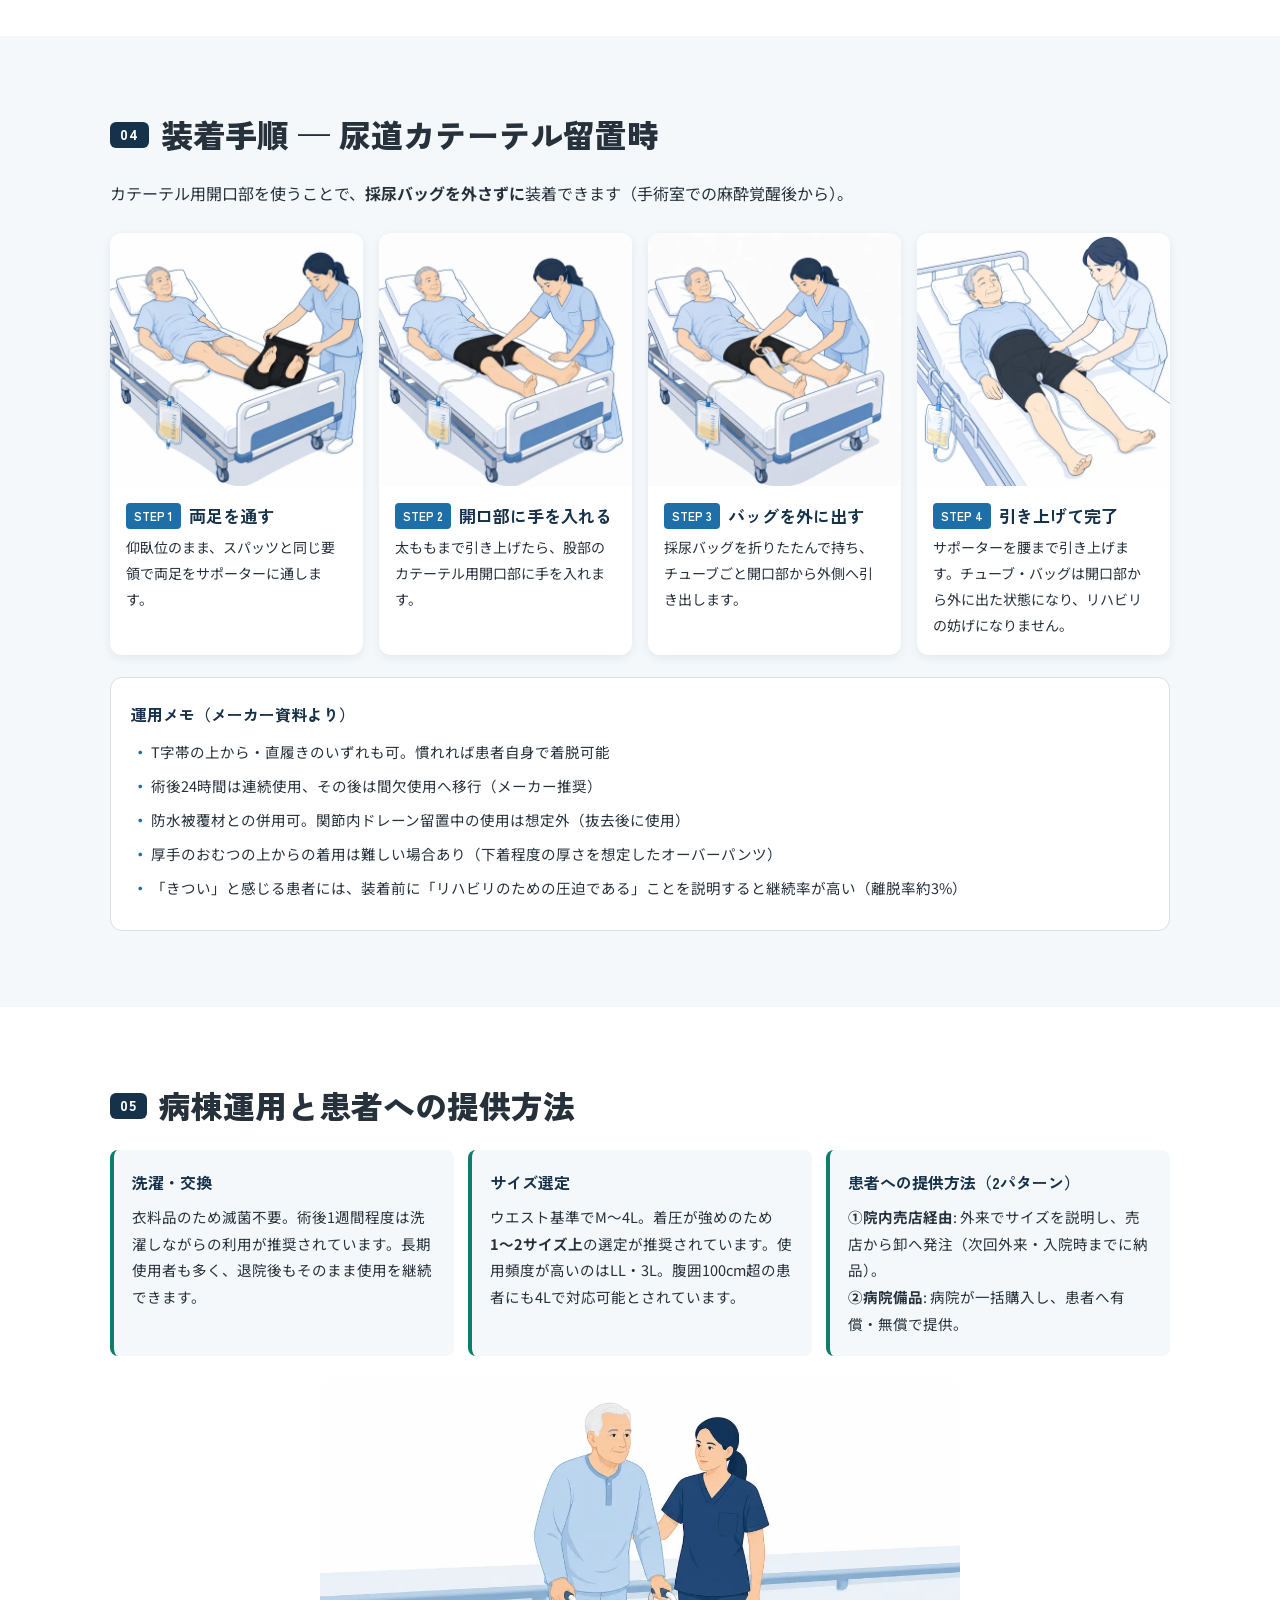
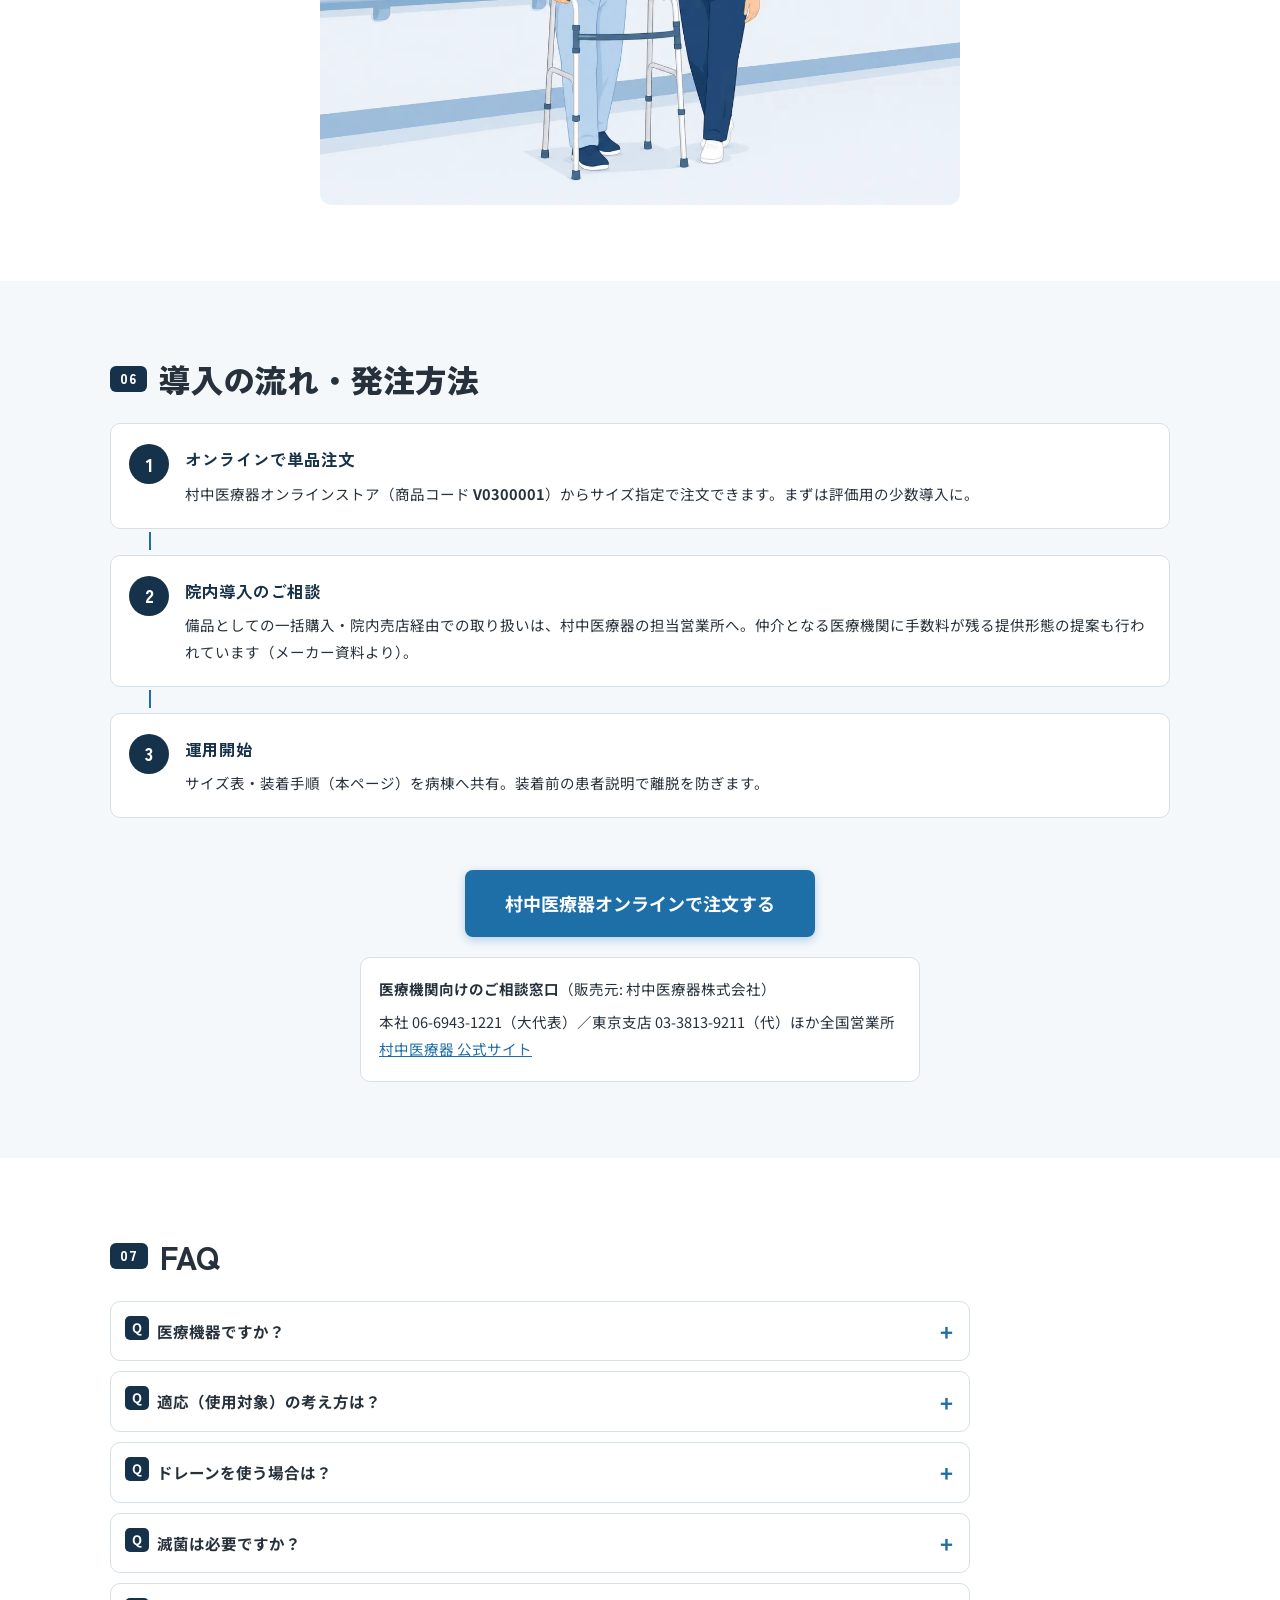
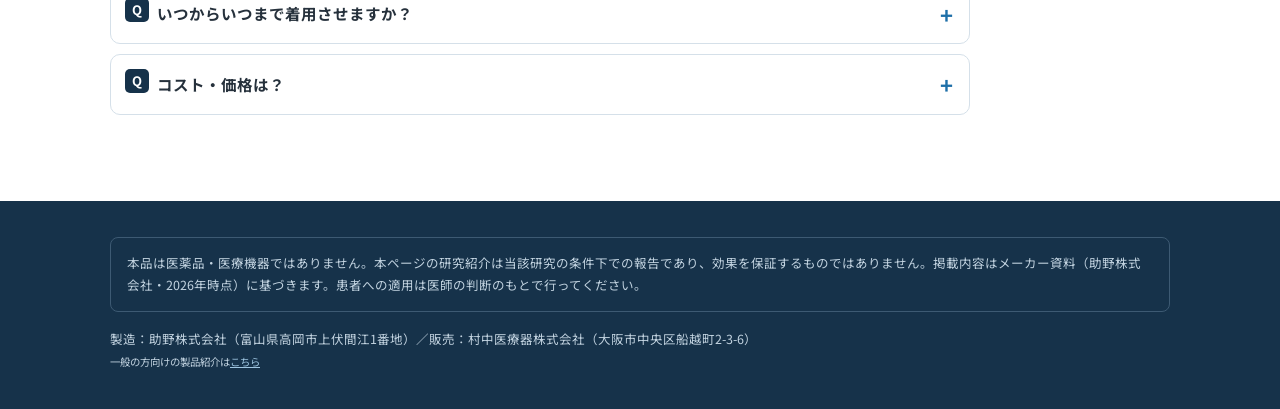
<file: projects/ths-supporter/lp-medical/index.html>
<!DOCTYPE html>
<html lang="ja">
<head>
<meta charset="UTF-8">
<meta name="viewport" content="width=device-width, initial-scale=1.0">
<title>トータルHipサポーター 医療機関向け情報｜THA術後管理の選択肢としての着圧サポートウェア</title>
<meta name="description" content="THA・人工骨頭置換術後の患者に「履かせる」着圧サポートウェア、トータルHipサポーターの医療機関向け情報。DAA-THA術後63例の臨床研究データ、尿道カテーテル留置時の装着手順、病棟運用、村中医療器経由の発注方法を掲載。">
<meta property="og:type" content="website">
<meta property="og:title" content="トータルHipサポーター 医療機関向け情報">
<meta property="og:description" content="THA術後管理の選択肢としての着圧サポートウェア。臨床研究データと病棟運用情報。">
<meta property="og:locale" content="ja_JP">
<!-- TODO: 公開時にog:url・canonicalを本番URLに設定 -->
<link rel="preconnect" href="https://fonts.googleapis.com">
<link rel="preconnect" href="https://fonts.gstatic.com" crossorigin>
<link href="https://fonts.googleapis.com/css2?family=Noto+Sans+JP:wght@400;500;700&family=Zen+Kaku+Gothic+New:wght@500;700;900&display=swap" rel="stylesheet">
<link rel="stylesheet" href="style.css">
<!-- ================================================== -->
<!-- GA4計測タグ挿入位置（ダミー）                          -->
<!-- <script async src="https://www.googletagmanager.com/gtag/js?id=G-XXXXXXXXXX"></script> -->
<!-- ================================================== -->
<script type="application/ld+json">
{
  "@context": "https://schema.org",
  "@type": "Product",
  "name": "トータルHipサポーター（男女兼用）",
  "description": "股関節手術後（THA・人工骨頭置換術等）の患者向けに設計された、履くタイプの着圧サポートウェア（衣料品・医療機器ではありません）。3段階着圧設計・尿道カテーテル用開口部付き。",
  "brand": {"@type": "Brand", "name": "SUKENO（助野株式会社）"},
  "material": "ナイロン87%・ポリウレタン13%",
  "offers": {
    "@type": "Offer",
    "url": "https://online.muranaka.co.jp/product/V0300001/",
    "availability": "https://schema.org/InStock",
    "seller": {"@type": "Organization", "name": "村中医療器株式会社"}
  }
}
</script>
<script type="application/ld+json">
{
  "@context": "https://schema.org",
  "@type": "FAQPage",
  "mainEntity": [
    {"@type": "Question", "name": "医療機器ですか？", "acceptedAnswer": {"@type": "Answer", "text": "医療機器ではありません。サポート機能付きスパッツ（衣料品）です。治療効果を目的とした器具ではなく、術後管理を補助する衣料としてご検討ください。"}},
    {"@type": "Question", "name": "適応（使用対象）の考え方は？", "acceptedAnswer": {"@type": "Answer", "text": "メーカー資料では、THA（DAAでの使用実績が最多。ALS・後方アプローチでも使用・検証）、人工骨頭置換術、転子部骨折の術後や、高齢者のリハビリ時・骨盤帯痛への着圧サポーターとしての使用が想定されています。"}},
    {"@type": "Question", "name": "ドレーン留置中も使用できますか？", "acceptedAnswer": {"@type": "Answer", "text": "関節内ドレーン留置中の使用は想定されていません。ドレーン抜去後の使用が推奨されています。"}},
    {"@type": "Question", "name": "滅菌は必要ですか？", "acceptedAnswer": {"@type": "Answer", "text": "衣料品のため滅菌は不要です。術後は洗濯しながらの利用が推奨されています（術後1週間程度）。"}},
    {"@type": "Question", "name": "サイズ選定のポイントは？", "acceptedAnswer": {"@type": "Answer", "text": "ウエスト基準でM〜4Lの5サイズ。着圧が強めのため1〜2サイズ上の選定が推奨されており、使用頻度が高いのはLL・3Lです。"}},
    {"@type": "Question", "name": "価格・発注方法は？", "acceptedAnswer": {"@type": "Answer", "text": "村中医療器オンラインストア（商品コードV0300001）で注文できます。院内売店経由・病院備品としての一括購入にも対応しています。詳細は村中医療器の営業所へお問い合わせください。"}}
  ]
}
</script>
</head>
<body class="lp2">

<header class="site-header">
  <div class="container header-inner">
    <p class="header-brand">トータルHipサポーター <span class="header-tag">医療機関向け情報</span></p>
    <nav class="header-links">
      <a href="#evidence">エビデンス</a>
      <a href="#donning">装着手順</a>
      <a href="#order">発注方法</a>
    </nav>
    <a class="btn btn-cta btn-header js-cta" href="https://online.muranaka.co.jp/product/V0300001/" target="_blank" rel="noopener">注文ページ</a>
  </div>
</header>

<main>
<!-- 1. FV -->
<section class="fv">
  <div class="container fv-inner">
    <div class="fv-text">
      <p class="fv-eyebrow">整形外科・病棟・リハビリテーション部門の皆さまへ</p>
      <h1 class="fv-catch">THA術後管理に、<br>「履かせる」という選択肢。</h1>
      <p class="fv-sub">トータルHipサポーターは、股関節手術後の患者に手術室から着用させられる<strong>着圧サポートウェア</strong>です。ウエストから患部にかけて編み分けた3段階着圧と尿道カテーテル用開口部により、術直後からの装着を想定して設計されています。</p>
      <ul class="fv-points">
        <li>DAA-THA術後63例の臨床研究データ<sup>※1</sup></li>
        <li>尿道カテーテル留置中でも装着可能な開口部設計</li>
        <li>衣料品のため滅菌不要・洗濯して繰り返し使用</li>
      </ul>
      <div class="fv-cta">
        <a class="btn btn-cta js-cta" href="https://online.muranaka.co.jp/product/V0300001/" target="_blank" rel="noopener">村中医療器オンラインで注文</a>
        <a class="btn btn-ghost" href="#order">導入・サンプルのご相談</a>
      </div>
      <p class="fv-note">※1 後ろ向き非無作為化研究。詳細は<a href="#evidence">エビデンス</a>参照。本品は医療機器ではありません。</p>
    </div>
    <figure class="fv-figure">
      <img src="../assets/images/lp2-hip-implant-diagram.webp" alt="骨盤と大腿骨の模式図。右股関節に人工股関節（ステム・骨頭・寛骨臼カップ）が挿入されている" width="1200" height="1200" fetchpriority="high">
      <figcaption>人工股関節置換術後のイメージ（模式図）</figcaption>
    </figure>
  </div>
</section>

<!-- 2. 臨床背景 -->
<section class="section background">
  <div class="container">
    <h2 class="section-title"><span class="num">01</span>臨床背景 — 術後管理の課題</h2>
    <p>股関節手術後の管理では、創部周囲の腫脹への対応と、早期離床・リハビリテーションの両立が課題となります。従来の選択肢にはそれぞれ運用上の制約があります。</p>
    <div class="issue-grid">
      <div class="issue-card"><h3>弾性包帯</h3><p>鼠径部・股関節周囲はズレやすく、巻き直しの手間が発生。均一な圧の維持が難しい部位です。</p></div>
      <div class="issue-card"><h3>特に何もしない</h3><p>THA術後の下肢腫脹は術後5日目前後をピークとし、回復期の患者負担となります。<sup>※1</sup></p></div>
      <div class="issue-card"><h3>硬性装具・外転枕</h3><p>体動制限を目的とした器具であり、圧迫による腫脹対策とは目的が異なります。</p></div>
    </div>
    <p class="note">※各手段の位置づけはメーカー資料に基づく事実記述であり、優劣を示すものではありません。</p>
  </div>
</section>

<!-- 3. 製品コンセプト -->
<section class="section concept">
  <div class="container">
    <h2 class="section-title"><span class="num">02</span>製品コンセプトと構造</h2>
    <div class="concept-grid">
      <div class="concept-text">
        <p>トータルHipサポーター（製造: 助野株式会社／販売: 村中医療器株式会社）は、包帯では圧迫が難しい<strong>鼠径部・股関節への選択的圧迫</strong>に特化した、スパッツ型の着圧サポートウェアです。</p>
        <ul class="spec-list">
          <li><strong>3段階着圧設計</strong> — ウエストから患部にかけて編地を切り替え、強・中・弱の圧力を配置。患部に強めの圧がかかる設計</li>
          <li><strong>尿道カテーテル用開口部</strong> — 股部に開口部を設け、手術室での麻酔覚醒後から装着可能</li>
          <li><strong>全周性の圧迫構造</strong> — 手術アプローチ（前方・後方等）を問わず使用可能</li>
          <li><strong>薄手素材</strong>（ナイロン87%・ポリウレタン13%）— 冷却材との併用可。PCMパック等を皮膚との間に挟むことも可能</li>
          <li><strong>男女兼用 M〜4L</strong>（ウエスト68〜124cm）</li>
        </ul>
      </div>
      <div class="concept-visual">
        <!-- 3段階着圧 自作SVG -->
        <svg class="pressure-svg" viewBox="0 0 260 240" role="img" aria-label="3段階着圧の模式図。ウエスト部が弱、股関節部が強、大腿部が中〜弱">
          <rect width="260" height="240" fill="#f4f8fb" rx="10"/>
          <path d="M85 25 h90 l8 62 c2 18 2 30 0 40 l-5 78 h-32 l-6 -60 h-20 l-6 60 h-32 l-5 -78 c-2 -10 -2 -22 0 -40 z" fill="#22384a"/>
          <g font-family="sans-serif" font-weight="bold" text-anchor="middle">
            <text x="130" y="50" fill="#fff" font-size="15">弱</text>
            <text x="130" y="105" fill="#7fd6ff" font-size="26">強</text>
            <text x="103" y="170" fill="#fff" font-size="15">中</text>
            <text x="157" y="170" fill="#fff" font-size="15">中</text>
          </g>
          <g stroke="#7fd6ff" stroke-width="1.5" stroke-dasharray="5 3" fill="none" opacity=".8">
            <path d="M80 62 h100"/><path d="M78 82 h104"/><path d="M76 132 h108"/>
          </g>
          <circle cx="130" cy="140" r="6" fill="#ffb454"/>
          <text x="130" y="222" font-family="sans-serif" font-size="12" fill="#44576a" text-anchor="middle">● カテーテル用開口部（股部）</text>
        </svg>
        <figure class="product-photo">
          <img src="../assets/images/product-pressure.webp" alt="トータルHipサポーター着用写真。ウエスト部は弱、股関節部は強、大腿部は中から弱の3段階着圧設計を示す" width="874" height="941" loading="lazy">
          <figcaption>3段階着圧設計（メーカーカタログより）</figcaption>
        </figure>
      </div>
    </div>
  </div>
</section>

<!-- 4. エビデンス -->
<section class="section evidence" id="evidence">
  <div class="container">
    <h2 class="section-title"><span class="num">03</span>エビデンス — DAA-THA術後の臨床研究</h2>
    <div class="study-design">
      <h3>研究概要</h3>
      <table class="design-table">
        <tr><th>デザイン</th><td>後ろ向き非無作為化研究</td></tr>
        <tr><th>対象</th><td>DAA（前方アプローチ）によるTHA術後患者 n=63</td></tr>
        <tr><th>介入</th><td>手術室で装着し、術後1週間継続着用</td></tr>
        <tr><th>主な評価項目</th><td>大腿周径（腫脹）・疼痛NRS(0-10)</td></tr>
        <tr><th>出典</th><td>ScienceDirect掲載論文（PII: S2949705126000149）<!-- TODO: 書誌情報（著者・誌名・巻号）をメーカー確認後に正式表記へ差し替え --></td></tr>
      </table>
    </div>
    <div class="result-grid">
      <div class="result-card">
        <h3>術後5日目の大腿周径変化（手術側近位）</h3>
        <!-- 自作要約グラフ（原著数値に忠実・図表の複製はしない） -->
        <svg viewBox="0 0 320 130" role="img" aria-label="術後5日目の大腿周径。非着用群106.3%、着用群104.2%">
          <g font-family="sans-serif" font-size="13">
            <text x="10" y="30" fill="#44576a">非着用群</text><rect x="90" y="16" width="200" height="20" rx="4" fill="#c9d6e2"/><text x="212" y="31" fill="#22384a" font-weight="bold">106.3%</text>
            <text x="10" y="75" fill="#44576a">着用群</text><rect x="90" y="61" width="160" height="20" rx="4" fill="#1e6fa8"/><text x="180" y="76" fill="#fff" font-weight="bold">104.2%</text>
            <text x="90" y="115" fill="#6b7c8c" font-size="11">術前比の周径増加率（p=0.02）</text>
          </g>
        </svg>
        <p>着用群では術後5日目（腫脹ピーク時）の周径増加が有意に小さかったと報告されています。</p>
      </div>
      <div class="result-card">
        <h3>疼痛NRSの推移</h3>
        <svg viewBox="0 0 320 130" role="img" aria-label="術後5日目の疼痛NRS。非着用4.6、着用3.8">
          <g font-family="sans-serif" font-size="13">
            <text x="10" y="30" fill="#44576a">非着用群</text><rect x="90" y="16" width="184" height="20" rx="4" fill="#c9d6e2"/><text x="240" y="31" fill="#22384a" font-weight="bold">4.6</text>
            <text x="10" y="75" fill="#44576a">着用群</text><rect x="90" y="61" width="152" height="20" rx="4" fill="#1e6fa8"/><text x="205" y="76" fill="#fff" font-weight="bold">3.8</text>
            <text x="90" y="115" fill="#6b7c8c" font-size="11">術後5日目のNRS 0-10（p=0.024）・術後12週も着用群が低値</text>
          </g>
        </svg>
        <p>術後5日目のNRSは着用群で低く、12週時点でも着用群が低値だったと報告されています。</p>
      </div>
    </div>
    <div class="limitations">
      <h3>研究の限界（Limitations）</h3>
      <p>後ろ向き・非無作為化デザインであり、選択バイアス・交絡の可能性を排除できません。本結果は特定の条件下（DAA-THA・術後1週間着用）での報告であり、効果を保証するものではありません。本品は医療機器ではなく、除痛・腫脹予防を効能として標榜するものではありません。</p>
    </div>
    <div class="survey">
      <h3>参考: 試着アンケート（n=62・メーカー実施）</h3>
      <p>着用時の動きやすさ86.3%（良い/普通）・歩行のしやすさ77.3%（しやすい/普通）。一方で「ウエストがきつい」17%・「太ももがきつい」26%の回答があり、<strong>サイズ選定と装着前の説明が運用上の鍵</strong>とされています（離脱率 約3%）。</p>
    </div>
  </div>
</section>

<!-- 5. 装着手順 -->
<section class="section donning" id="donning">
  <div class="container">
    <h2 class="section-title"><span class="num">04</span>装着手順 — 尿道カテーテル留置時</h2>
    <p class="donning-lead">カテーテル用開口部を使うことで、<strong>採尿バッグを外さずに</strong>装着できます（手術室での麻酔覚醒後から）。</p>
    <ol class="donning-steps">
      <li class="step-card">
        <img src="../assets/images/lp2-donning-step1.webp" alt="ステップ1: 仰臥位の患者の両足にサポーターを通す" width="1024" height="1024" loading="lazy">
        <h3><span>STEP 1</span>両足を通す</h3>
        <p>仰臥位のまま、スパッツと同じ要領で両足をサポーターに通します。</p>
      </li>
      <li class="step-card">
        <img src="../assets/images/lp2-donning-step2.webp" alt="ステップ2: 股部の開口部に手を入れる" width="1024" height="1024" loading="lazy">
        <h3><span>STEP 2</span>開口部に手を入れる</h3>
        <p>太ももまで引き上げたら、股部のカテーテル用開口部に手を入れます。</p>
      </li>
      <li class="step-card">
        <img src="../assets/images/lp2-donning-step3.webp" alt="ステップ3: 採尿バッグを開口部から外に出す" width="1024" height="1024" loading="lazy">
        <h3><span>STEP 3</span>バッグを外に出す</h3>
        <p>採尿バッグを折りたたんで持ち、チューブごと開口部から外側へ引き出します。</p>
      </li>
      <li class="step-card">
        <img src="../assets/images/lp2-donning-step4.webp" alt="ステップ4: サポーターを腰まで引き上げて装着完了" width="1024" height="1024" loading="lazy">
        <h3><span>STEP 4</span>引き上げて完了</h3>
        <p>サポーターを腰まで引き上げます。チューブ・バッグは開口部から外に出た状態になり、リハビリの妨げになりません。</p>
      </li>
    </ol>
    <div class="donning-notes">
      <h3>運用メモ（メーカー資料より）</h3>
      <ul>
        <li>T字帯の上から・直履きのいずれも可。慣れれば患者自身で着脱可能</li>
        <li>術後24時間は連続使用、その後は間欠使用へ移行（メーカー推奨）</li>
        <li>防水被覆材との併用可。関節内ドレーン留置中の使用は想定外（抜去後に使用）</li>
        <li>厚手のおむつの上からの着用は難しい場合あり（下着程度の厚さを想定したオーバーパンツ）</li>
        <li>「きつい」と感じる患者には、装着前に「リハビリのための圧迫である」ことを説明すると継続率が高い（離脱率約3%）</li>
      </ul>
    </div>
  </div>
</section>

<!-- 6. 病棟運用・提供方法 -->
<section class="section operation">
  <div class="container">
    <h2 class="section-title"><span class="num">05</span>病棟運用と患者への提供方法</h2>
    <div class="op-grid">
      <div class="op-card">
        <h3>洗濯・交換</h3>
        <p>衣料品のため滅菌不要。術後1週間程度は洗濯しながらの利用が推奨されています。長期使用者も多く、退院後もそのまま使用を継続できます。</p>
      </div>
      <div class="op-card">
        <h3>サイズ選定</h3>
        <p>ウエスト基準でM〜4L。着圧が強めのため<strong>1〜2サイズ上</strong>の選定が推奨されています。使用頻度が高いのはLL・3L。腹囲100cm超の患者にも4Lで対応可能とされています。</p>
      </div>
      <div class="op-card">
        <h3>患者への提供方法（2パターン）</h3>
        <p><strong>①院内売店経由</strong>: 外来でサイズを説明し、売店から卸へ発注（次回外来・入院時までに納品）。<br><strong>②病院備品</strong>: 病院が一括購入し、患者へ有償・無償で提供。</p>
      </div>
    </div>
    <figure class="ward-visual">
      <img src="../assets/images/lp2-ward-scene.webp" alt="病棟の廊下で歩行器を使ってリハビリ歩行をする患者と見守る看護師のイラスト" width="1200" height="800" loading="lazy">
    </figure>
  </div>
</section>

<!-- 7. 導入の流れ -->
<section class="section order" id="order">
  <div class="container">
    <h2 class="section-title"><span class="num">06</span>導入の流れ・発注方法</h2>
    <!-- 導入フロー 自作SVG的リスト -->
    <ol class="flow">
      <li><span class="flow-num">1</span><div><h3>オンラインで単品注文</h3><p>村中医療器オンラインストア（商品コード <strong>V0300001</strong>）からサイズ指定で注文できます。まずは評価用の少数導入に。</p></div></li>
      <li><span class="flow-num">2</span><div><h3>院内導入のご相談</h3><p>備品としての一括購入・院内売店経由での取り扱いは、村中医療器の担当営業所へ。仲介となる医療機関に手数料が残る提供形態の提案も行われています（メーカー資料より）。</p></div></li>
      <li><span class="flow-num">3</span><div><h3>運用開始</h3><p>サイズ表・装着手順（本ページ）を病棟へ共有。装着前の患者説明で離脱を防ぎます。</p></div></li>
    </ol>
    <div class="order-cta">
      <a class="btn btn-cta btn-lg js-cta" href="https://online.muranaka.co.jp/product/V0300001/" target="_blank" rel="noopener">村中医療器オンラインで注文する</a>
      <div class="contact-box">
        <p><strong>医療機関向けのご相談窓口</strong>（販売元: 村中医療器株式会社）</p>
        <p>本社 06-6943-1221（大代表）／東京支店 03-3813-9211（代）ほか全国営業所<br><a href="https://www.muranaka.co.jp/" target="_blank" rel="noopener">村中医療器 公式サイト</a></p>
      </div>
    </div>
  </div>
</section>

<!-- 8. FAQ -->
<section class="section faq">
  <div class="container">
    <h2 class="section-title"><span class="num">07</span>FAQ</h2>
    <dl class="faq-list">
      <div class="faq-item"><dt>医療機器ですか？</dt><dd>医療機器ではありません。サポート機能付きスパッツ（衣料品）です。除痛・腫脹予防等の効能を標榜するものではなく、術後管理を補助する衣料としてご検討ください。</dd></div>
      <div class="faq-item"><dt>適応（使用対象）の考え方は？</dt><dd>メーカー資料では、THA（DAAでの実績が最多・ALSや後方アプローチでも使用/検証）、人工骨頭置換術、転子部骨折の術後、高齢者のリハビリ時、骨盤帯痛（産後含む）への着圧サポーターとしての使用が想定されています。</dd></div>
      <div class="faq-item"><dt>ドレーンを使う場合は？</dt><dd>関節内ドレーン留置中の使用は想定されていません。抜去後の使用が推奨されています。ドレーン非使用のTHAでは術直後からの着用が可能です。</dd></div>
      <div class="faq-item"><dt>滅菌は必要ですか？</dt><dd>衣料品のため不要です。洗濯しながら繰り返し使用します。</dd></div>
      <div class="faq-item"><dt>いつからいつまで着用させますか？</dt><dd>カテーテル用開口部があるため手術室で麻酔覚醒後から着用可能です。術後24時間は連続使用、以降は間欠使用へ。術後1週間程度は洗濯しながらの利用が推奨され、その後は患者の判断に委ねられます（半年以上継続する患者も多いとされています）。</dd></div>
      <div class="faq-item"><dt>コスト・価格は？</dt><dd>標準価格 3,000円＋税／枚（全サイズ共通・村中医療器商品シート2026年7月時点）。実際の販売価格は村中医療器オンラインストアの商品ページでご確認ください。院内導入時の条件は担当営業所にご相談ください。</dd></div>
    </dl>
  </div>
</section>
</main>

<footer class="site-footer">
  <div class="container">
    <p class="footer-disclaimer">本品は医薬品・医療機器ではありません。本ページの研究紹介は当該研究の条件下での報告であり、効果を保証するものではありません。掲載内容はメーカー資料（助野株式会社・2026年時点）に基づきます。患者への適用は医師の判断のもとで行ってください。</p>
    <p class="footer-credit">製造：助野株式会社（富山県高岡市上伏間江1番地）／販売：村中医療器株式会社（大阪市中央区船越町2-3-6）<br>
    <small>一般の方向けの製品紹介は<a href="../lp-general/index.html">こちら</a></small></p>
  </div>
</footer>

<div class="sticky-cta" id="stickyCta" aria-hidden="true">
  <a class="btn btn-cta js-cta" href="https://online.muranaka.co.jp/product/V0300001/" target="_blank" rel="noopener">注文ページへ（村中医療器）</a>
</div>

<script src="script.js" defer></script>
</body>
</html>
</file>
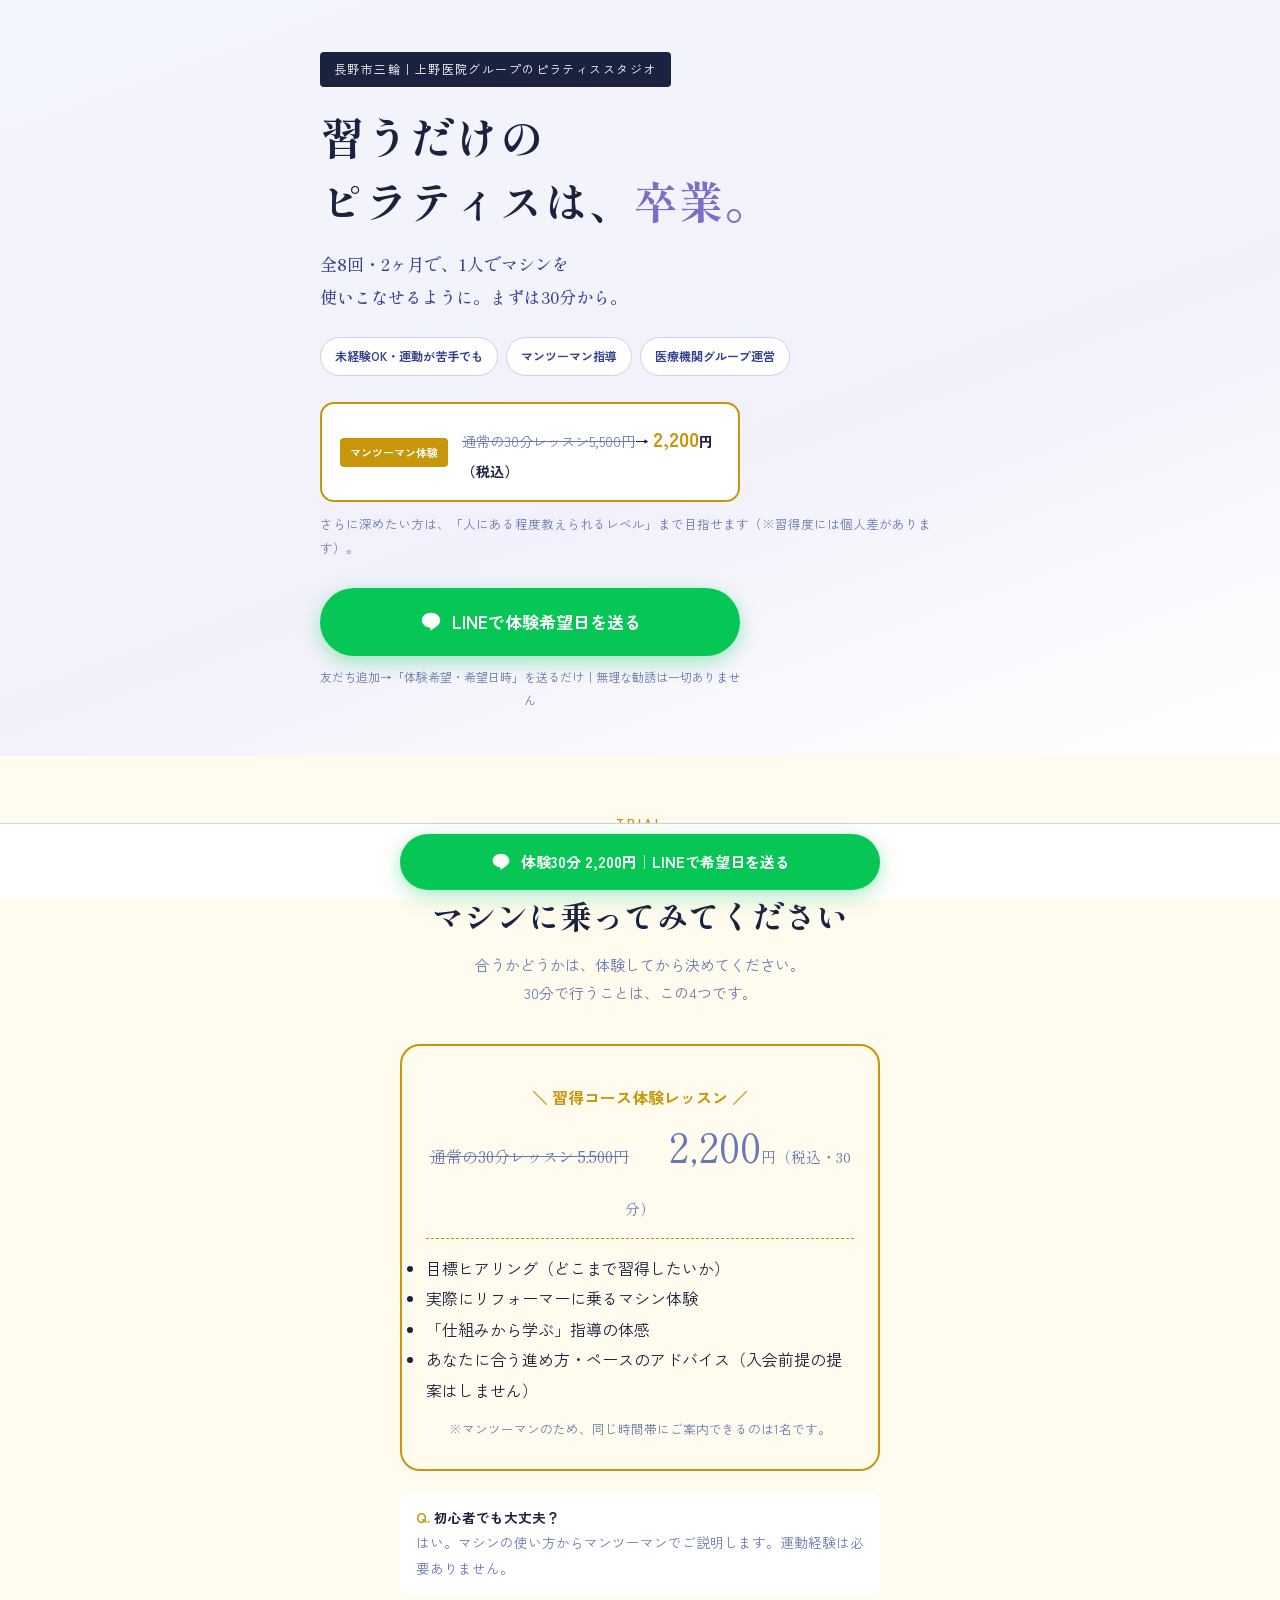
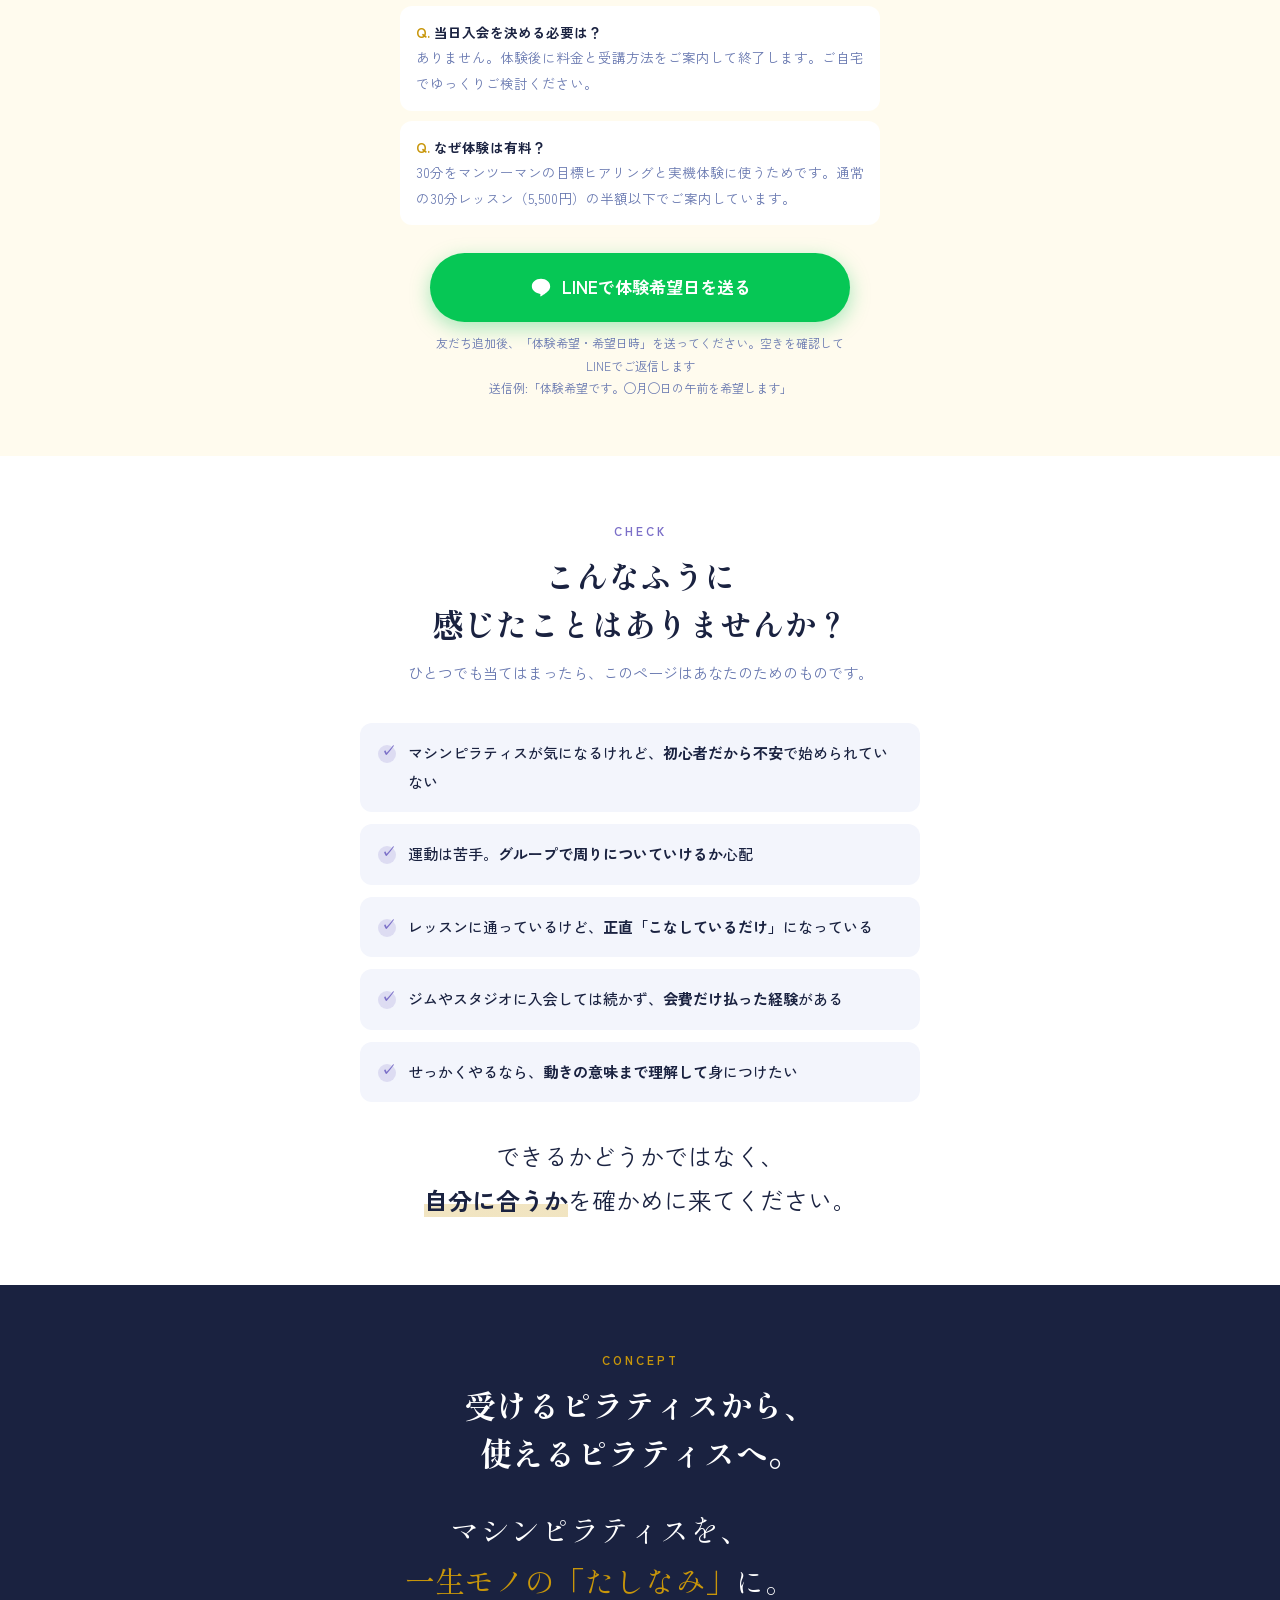
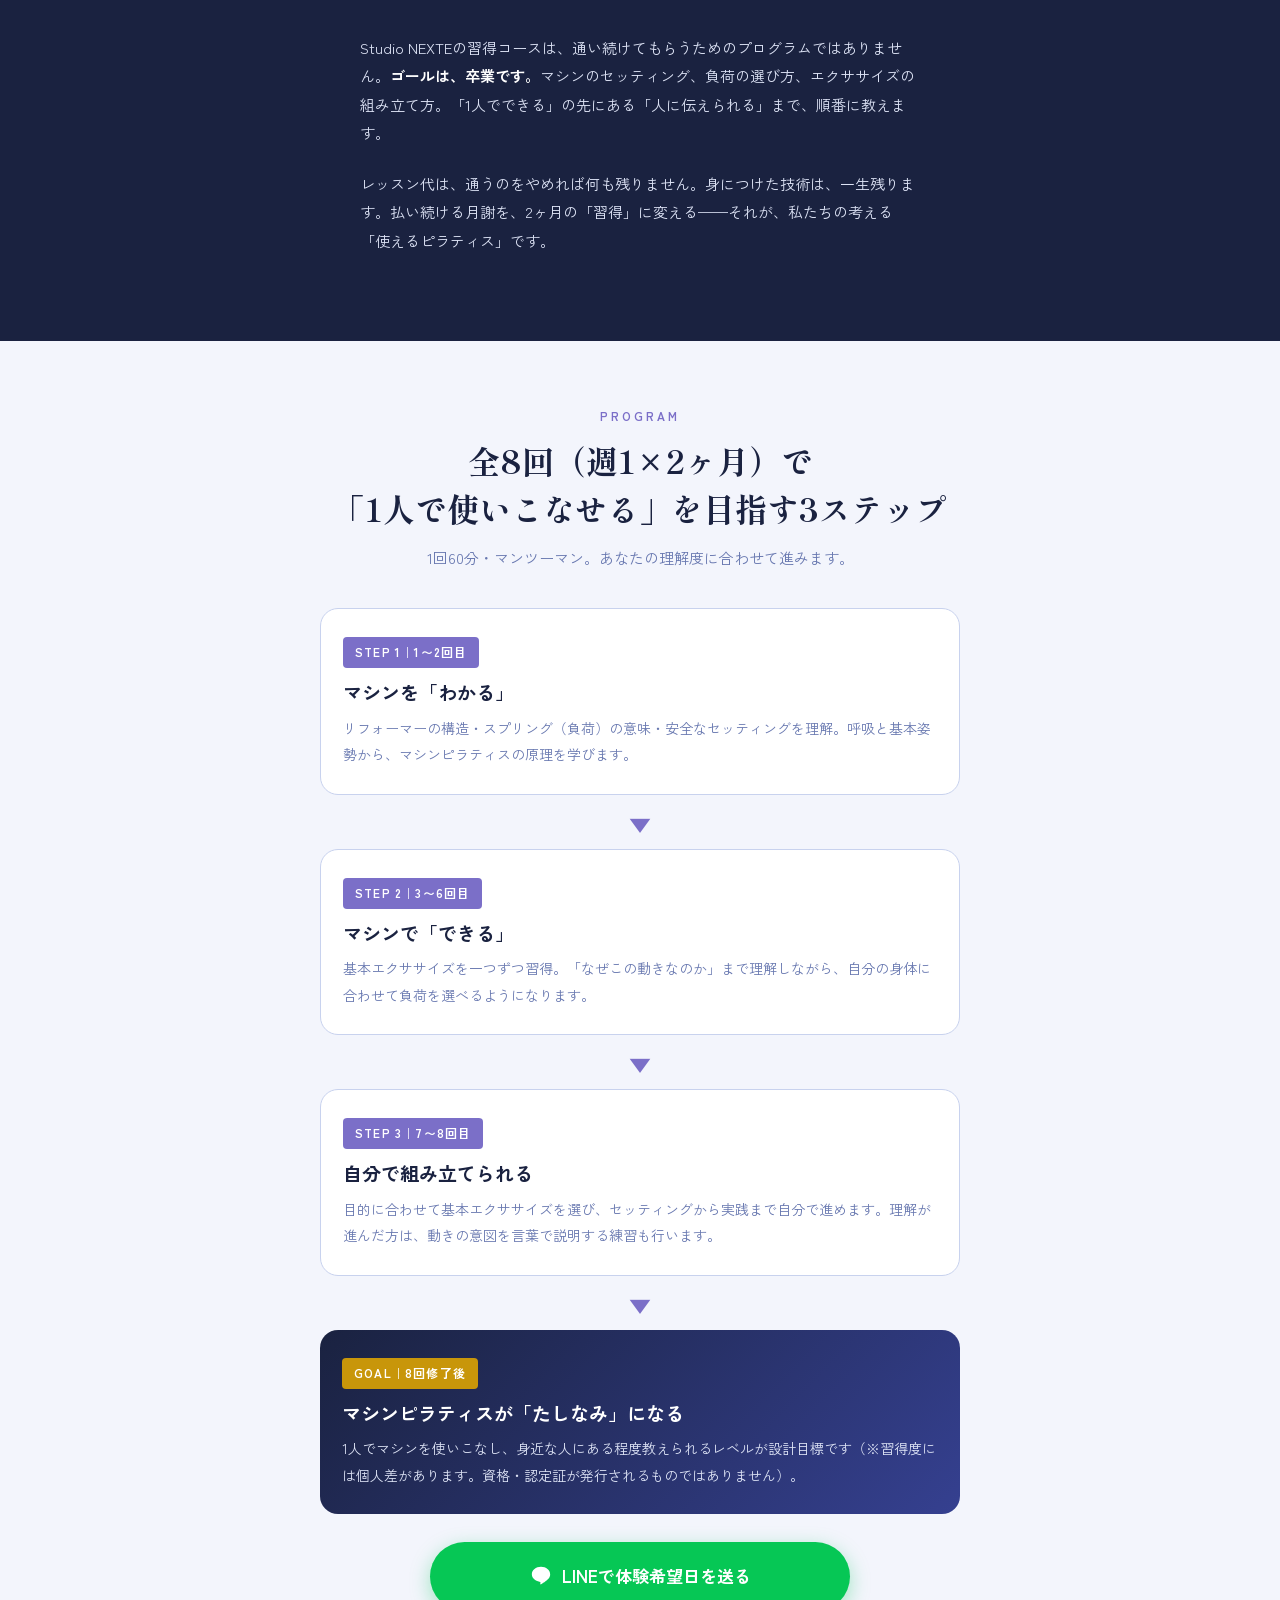
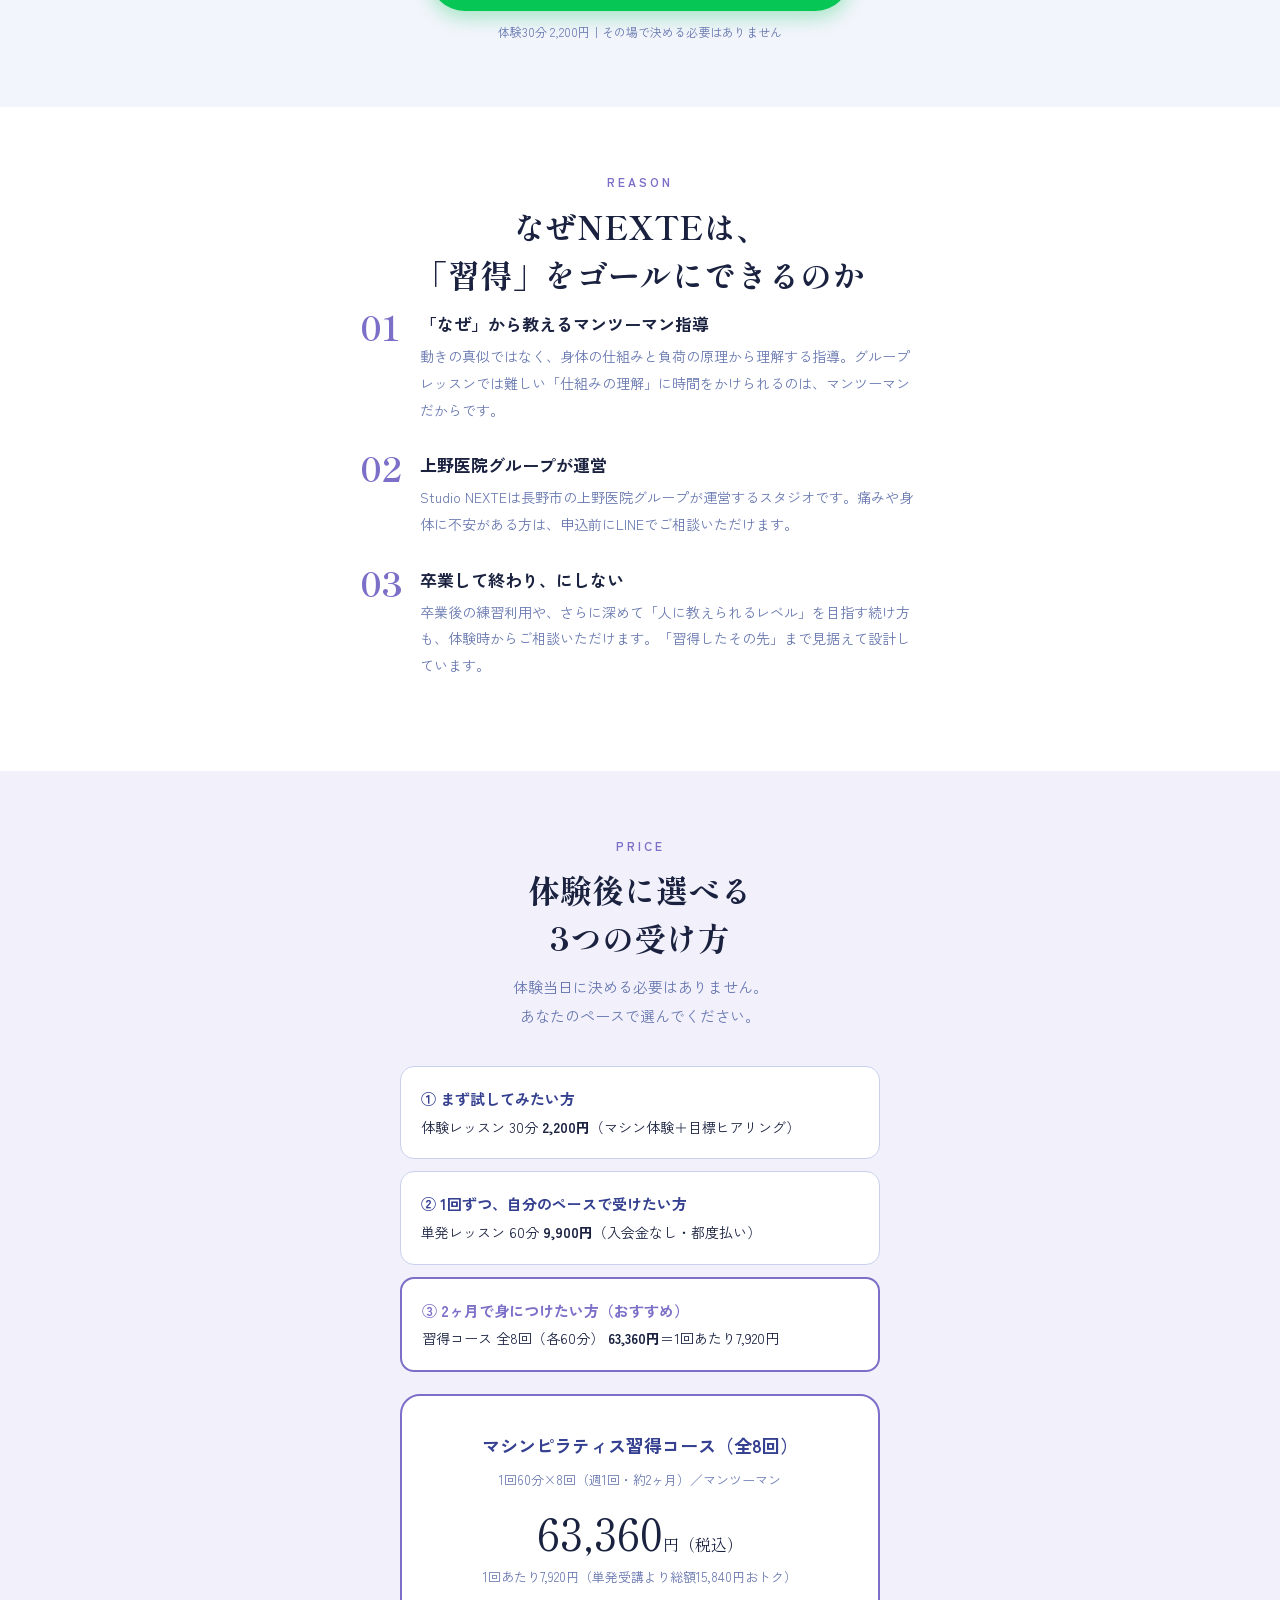
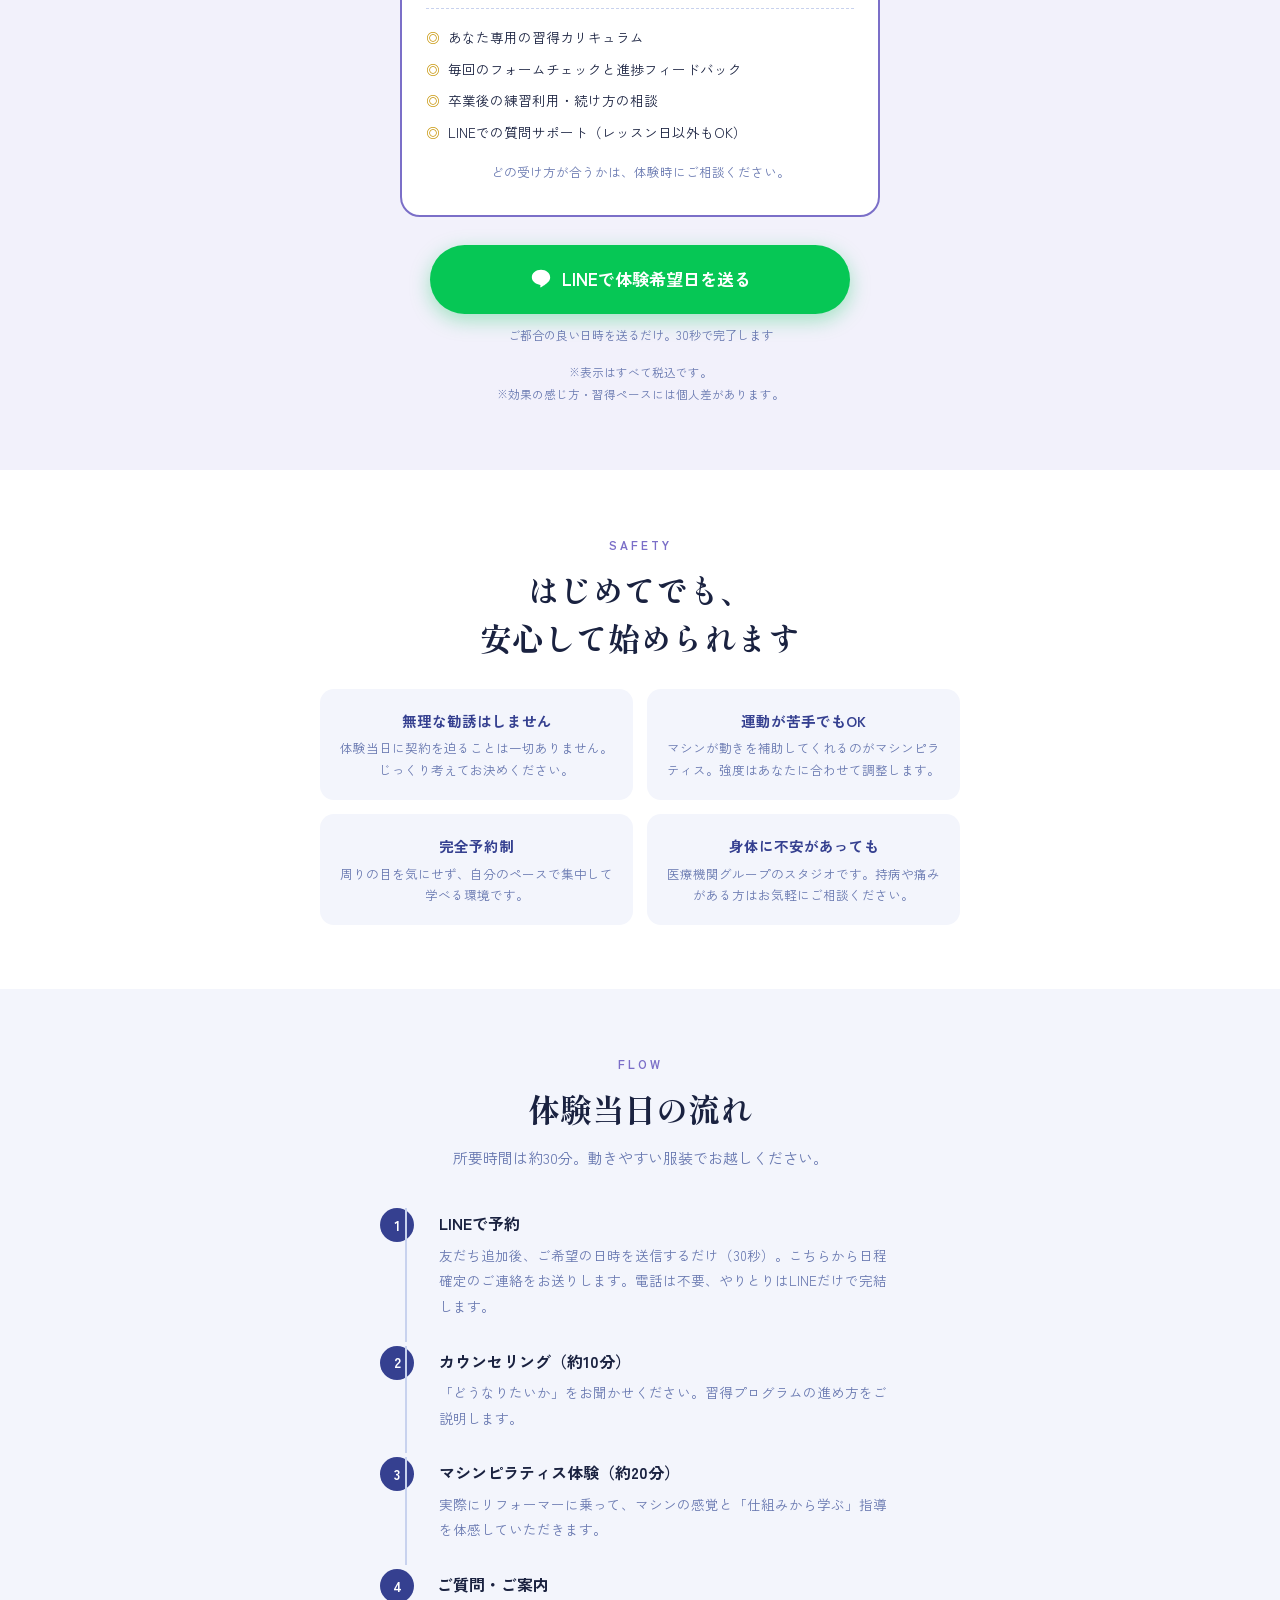
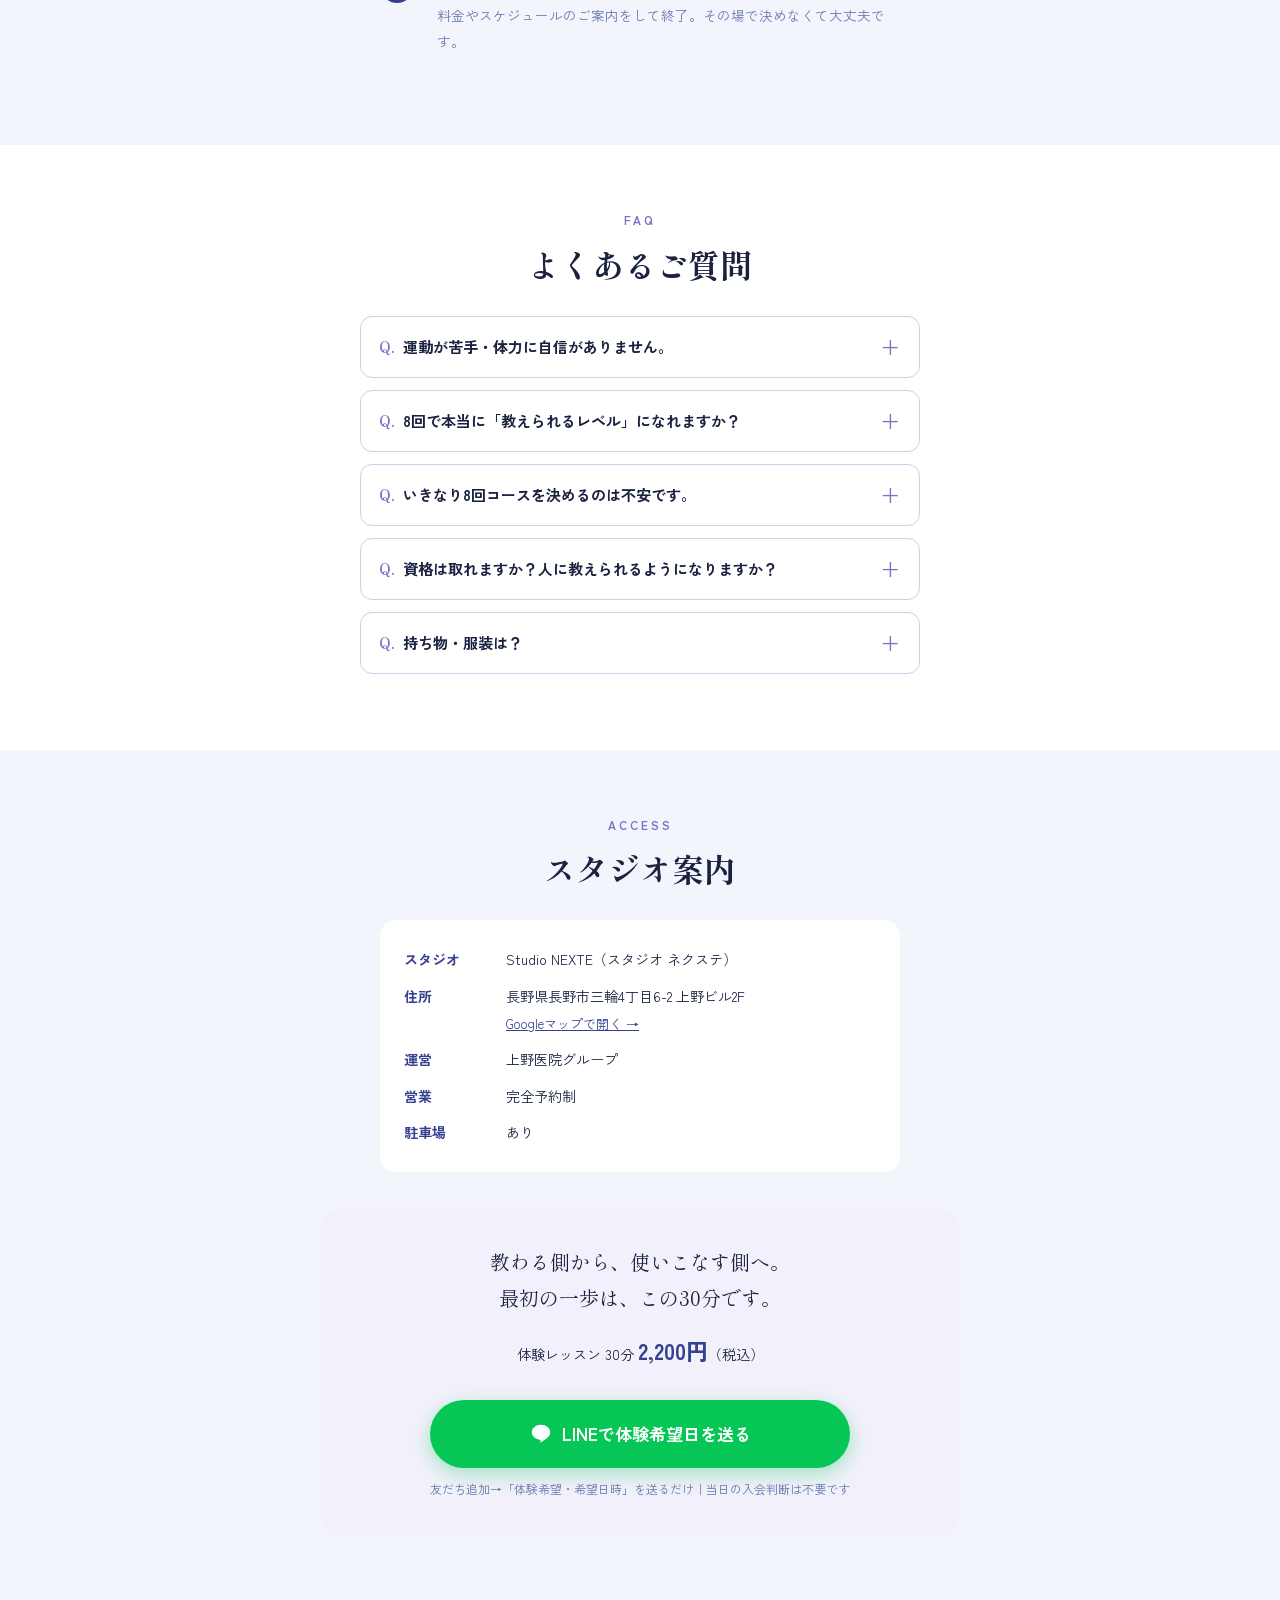
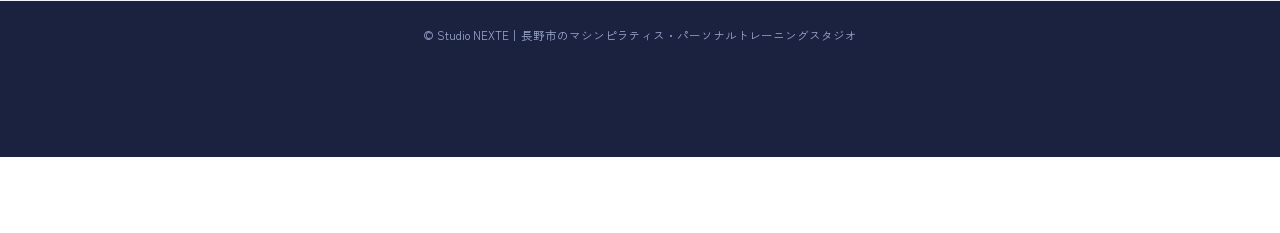
<file: projects/nexte-pilates/lp/machine-pilates-mastery.html>
<!DOCTYPE html>
<html lang="ja">
<head>
<meta charset="UTF-8">
<meta name="viewport" content="width=device-width, initial-scale=1.0">
<title>長野市のマシンピラティス習得プログラム｜2ヶ月で「1人で使える」へ｜Studio NEXTE</title>
<meta name="description" content="レッスンを受け続けるだけのピラティスは卒業。長野市のStudio NEXTEで、2ヶ月でマシンピラティスを自分で使いこなせるように。体験30分2,200円、LINEでかんたん予約。上野医院グループ運営。">
<meta name="robots" content="noindex">
<!-- 公開時にnoindex削除・OGP追加 -->
<link rel="preconnect" href="https://fonts.googleapis.com">
<link rel="preconnect" href="https://fonts.gstatic.com" crossorigin>
<link href="https://fonts.googleapis.com/css2?family=Shippori+Mincho:wght@600;700&family=Zen+Kaku+Gothic+New:wght@400;500;700&display=swap" rel="stylesheet">
<style>
:root{
  --dark:#1A2240; --mid:#354090; --muted:#6878B0; --border:#C8D2EE;
  --light:#F3F5FC; --lav:#7B6FC8; --lav-pale:#F2F1FB;
  --gold:#c8960a; --gold-pale:#fffbee; --line:#06C755; --white:#fff;
}
*{margin:0;padding:0;box-sizing:border-box}
html{scroll-behavior:smooth}
body{font-family:'Zen Kaku Gothic New',"Hiragino Kaku Gothic ProN",sans-serif;color:var(--dark);line-height:1.9;background:var(--white);-webkit-font-smoothing:antialiased}
img{max-width:100%;height:auto;display:block}
.serif{font-family:'Shippori Mincho',serif}
.inner{max-width:680px;margin:0 auto;padding:0 20px}
section{padding:64px 0}
h2{font-family:'Shippori Mincho',serif;font-size:clamp(24px,5.8vw,32px);line-height:1.5;text-align:center;margin-bottom:12px}
.h2-en{display:block;text-align:center;font-size:12px;letter-spacing:.25em;color:var(--lav);margin-bottom:8px;font-weight:700}
.lead{text-align:center;color:var(--muted);font-size:15px;margin-bottom:36px}

/* ===== CTA ===== */
.cta-line{display:flex;align-items:center;justify-content:center;gap:10px;background:var(--line);color:#fff;text-decoration:none;font-weight:700;font-size:17px;padding:18px 24px;border-radius:999px;box-shadow:0 6px 20px rgba(6,199,85,.35);transition:transform .15s ease}
.cta-line:active{transform:scale(.97)}
.cta-line svg{flex-shrink:0}
.cta-note{text-align:center;font-size:12px;color:var(--muted);margin-top:10px}
.cta-block{margin:28px auto 0;max-width:420px}
.cta-wrap{background:var(--lav-pale);border-radius:20px;padding:36px 24px;text-align:center}
.cta-wrap .price{font-size:14px;margin-top:14px}
.cta-wrap .price strong{font-size:22px;color:var(--mid)}

/* 追従CTA */
.sticky-cta{position:fixed;left:0;right:0;bottom:0;z-index:99;padding:10px 14px calc(10px + env(safe-area-inset-bottom));background:rgba(255,255,255,.94);backdrop-filter:blur(8px);border-top:1px solid var(--border)}
.sticky-cta .cta-line{max-width:480px;margin:0 auto;padding:14px 20px;font-size:15px}
body{padding-bottom:76px}

/* ===== FV ===== */
.fv{background:linear-gradient(160deg,var(--light) 0%,var(--lav-pale) 60%,#fff 100%);padding:52px 0 44px;position:relative;overflow:hidden}
.fv-badge{display:inline-block;background:var(--dark);color:#fff;font-size:12px;letter-spacing:.12em;padding:6px 14px;border-radius:4px;margin-bottom:18px}
.fv h1{font-family:'Shippori Mincho',serif;font-size:clamp(30px,8.2vw,44px);line-height:1.45;letter-spacing:.02em}
.fv h1 .accent{color:var(--lav)}
.fv .sub{margin-top:16px;font-size:clamp(14px,4vw,17px);font-weight:500;color:var(--mid)}
.fv-points{display:flex;gap:8px;margin-top:24px;flex-wrap:wrap}
.fv-points li{list-style:none;background:#fff;border:1px solid var(--border);border-radius:999px;font-size:12px;font-weight:700;color:var(--mid);padding:7px 14px}
.fv .cta-block{margin-left:0}
.fv-offer{margin-top:26px;background:#fff;border:2px solid var(--gold);border-radius:14px;padding:16px 18px;display:flex;align-items:center;gap:14px;max-width:420px}
.fv-offer .label{background:var(--gold);color:#fff;font-size:11px;font-weight:700;padding:4px 10px;border-radius:4px;white-space:nowrap}
.fv-offer .txt{font-size:14px;font-weight:700}
.fv-offer .txt strong{font-size:20px;color:var(--gold)}

/* ===== 悩み ===== */
.problem{background:var(--white)}
.problem-list{margin:0 auto 32px;max-width:560px}
.problem-list li{list-style:none;background:var(--light);border-radius:12px;padding:16px 18px 16px 48px;margin-bottom:12px;font-size:15px;font-weight:500;position:relative}
.problem-list li::before{content:"";position:absolute;left:18px;top:22px;width:18px;height:18px;border-radius:50%;background:var(--lav);opacity:.18}
.problem-list li::after{content:"✓";position:absolute;left:21px;top:14px;color:var(--lav);font-weight:700;font-size:14px}
.problem .turn{text-align:center;font-size:clamp(18px,5vw,24px);line-height:1.8}
.problem .turn strong{background:linear-gradient(transparent 62%,rgba(200,150,10,.25) 62%)}

/* ===== コンセプト ===== */
.concept{background:var(--dark);color:#fff}
.concept h2{color:#fff}
.concept .h2-en{color:var(--gold)}
.concept p{font-size:15px;color:#DDE3F5;max-width:560px;margin:0 auto 22px}
.concept .copy{font-family:'Shippori Mincho',serif;text-align:center;font-size:clamp(22px,6vw,30px);line-height:1.7;margin:28px 0;color:#fff}
.concept .copy .accent{color:var(--gold)}

/* ===== ステップ ===== */
.steps{background:var(--light)}
.step-card{background:#fff;border-radius:18px;padding:26px 22px;margin-bottom:18px;border:1px solid var(--border)}
.step-card .tag{display:inline-block;background:var(--lav);color:#fff;font-size:12px;font-weight:700;letter-spacing:.1em;padding:4px 12px;border-radius:4px;margin-bottom:10px}
.step-card h3{font-size:19px;margin-bottom:8px;line-height:1.5}
.step-card p{font-size:14px;color:var(--muted)}
.step-arrow{text-align:center;color:var(--lav);font-size:22px;margin:2px 0 14px;line-height:1}
.goal-card{background:linear-gradient(135deg,var(--dark),var(--mid));color:#fff;border:none}
.goal-card .tag{background:var(--gold)}
.goal-card p{color:#DDE3F5}

/* ===== 選ばれる理由 ===== */
.reasons{background:#fff}
.reason{display:flex;gap:16px;margin-bottom:28px;align-items:flex-start}
.reason .num{font-family:'Shippori Mincho',serif;font-size:34px;color:var(--lav);line-height:1;min-width:44px;font-weight:700}
.reason h3{font-size:17px;margin-bottom:6px;line-height:1.6}
.reason p{font-size:14px;color:var(--muted)}

/* ===== 料金 ===== */
.price-sec{background:var(--lav-pale)}
.price-card{background:#fff;border-radius:20px;padding:32px 24px;text-align:center;border:2px solid var(--lav);max-width:480px;margin:0 auto}
.price-card .plan-name{font-weight:700;font-size:18px;color:var(--mid)}
.price-card .plan-detail{font-size:13px;color:var(--muted);margin:6px 0 14px}
.price-card .amount{font-family:'Shippori Mincho',serif;font-size:44px;color:var(--dark);line-height:1.2}
.price-card .amount small{font-size:16px}
.price-card .permonth{font-size:13px;color:var(--muted);margin-top:6px}
.price-card .includes{margin-top:18px;text-align:left;border-top:1px dashed var(--border);padding-top:16px}
.price-card .includes li{list-style:none;font-size:13.5px;padding-left:22px;position:relative;margin-bottom:6px}
.price-card .includes li::before{content:"◎";color:var(--gold);position:absolute;left:0}
.trial-card{background:var(--gold-pale);border:2px solid var(--gold);border-radius:20px;padding:28px 24px;text-align:center;max-width:480px;margin:22px auto 0}
.trial-card .plan-name{font-weight:700;font-size:16px;color:var(--gold)}
.trial-card .amount{font-family:'Shippori Mincho',serif;font-size:40px;line-height:1.3}
.trial-card .amount small{font-size:15px}
.trial-card p{font-size:13px;color:var(--muted);margin-top:8px}
.price-note{text-align:center;font-size:11.5px;color:var(--muted);margin-top:16px}

/* ===== 声・安心 ===== */
.safety{background:#fff}
.safety-grid{display:grid;grid-template-columns:1fr 1fr;gap:14px}
.safety-item{background:var(--light);border-radius:14px;padding:20px 16px;text-align:center}
.safety-item .ttl{font-weight:700;font-size:14.5px;color:var(--mid);margin-bottom:4px}
.safety-item p{font-size:12.5px;color:var(--muted);line-height:1.7}
@media(max-width:480px){.safety-grid{grid-template-columns:1fr}}

/* ===== 体験の流れ ===== */
.flow{background:var(--light)}
.flow-item{display:flex;gap:16px;margin-bottom:4px}
.flow-item .fnum{background:var(--mid);color:#fff;font-weight:700;width:34px;height:34px;border-radius:50%;display:flex;align-items:center;justify-content:center;font-size:14px;flex-shrink:0}
.flow-item .fbody{padding-bottom:22px;border-left:2px solid var(--border);margin-left:-25px;padding-left:32px}
.flow-item:last-child .fbody{border-left:none}
.flow-item h3{font-size:16px;margin-bottom:4px}
.flow-item p{font-size:13.5px;color:var(--muted)}

/* ===== FAQ ===== */
.faq{background:#fff}
.faq details{border:1px solid var(--border);border-radius:12px;margin-bottom:12px;overflow:hidden}
.faq summary{cursor:pointer;list-style:none;padding:18px 44px 18px 18px;font-weight:700;font-size:15px;position:relative;line-height:1.6}
.faq summary::-webkit-details-marker{display:none}
.faq summary::before{content:"Q.";color:var(--lav);margin-right:8px;font-family:'Shippori Mincho',serif}
.faq summary::after{content:"+";position:absolute;right:18px;top:50%;transform:translateY(-50%);color:var(--lav);font-size:22px;font-weight:400}
.faq details[open] summary::after{content:"−"}
.faq .ans{padding:0 18px 18px;font-size:14px;color:var(--muted)}
.faq .ans::before{content:"A. ";color:var(--gold);font-weight:700;font-family:'Shippori Mincho',serif}

/* ===== アクセス ===== */
.access{background:var(--light)}
.access-table{max-width:520px;margin:0 auto;background:#fff;border-radius:16px;padding:26px 24px}
.access-table dl{display:grid;grid-template-columns:88px 1fr;gap:10px 14px;font-size:14px}
.access-table dt{font-weight:700;color:var(--mid)}
footer{background:var(--dark);color:#9FA9CF;text-align:center;font-size:11.5px;padding:24px 20px 110px}
</style>
</head>
<body>

<!-- ============ FV ============ -->
<header class="fv">
  <div class="inner">
    <span class="fv-badge">長野市三輪｜上野医院グループのピラティススタジオ</span>
    <h1>習うだけの<br>ピラティスは、<span class="accent">卒業。</span></h1>
    <p class="sub serif">全8回・2ヶ月で、1人でマシンを<br>使いこなせるように。まずは30分から。</p>
    <ul class="fv-points">
      <li>未経験OK・運動が苦手でも</li>
      <li>マンツーマン指導</li>
      <li>医療機関グループ運営</li>
    </ul>
    <div class="fv-offer">
      <span class="label">マンツーマン体験</span>
      <span class="txt"><s style="color:var(--muted);font-weight:400">通常の30分レッスン5,500円</s>→ <strong>2,200</strong>円（税込）</span>
    </div>
    <p style="font-size:12.5px;color:var(--muted);margin-top:10px">さらに深めたい方は、「人にある程度教えられるレベル」まで目指せます（※習得度には個人差があります）。</p>
    <div class="cta-block">
      <a href="https://lin.ee/Oha6U5p" class="cta-line" id="cta-fv">
        <svg width="22" height="22" viewBox="0 0 24 24" fill="currentColor"><path d="M12 2C6.48 2 2 5.64 2 10.13c0 4.03 3.58 7.4 8.42 8.04.33.07.77.22.89.5.1.26.07.66.03.92l-.14.87c-.04.26-.2 1.01.88.55 1.09-.46 5.87-3.46 8.01-5.92C21.56 13.35 22 11.82 22 10.13 22 5.64 17.52 2 12 2z"/></svg>
        LINEで体験希望日を送る
      </a>
      <p class="cta-note">友だち追加→「体験希望・希望日時」を送るだけ｜無理な勧誘は一切ありません</p>
    </div>
  </div>
</header>

<!-- ============ 体験オファー（前倒し） ============ -->
<section class="trial-sec" style="background:var(--gold-pale);padding:56px 0">
  <div class="inner">
    <span class="h2-en" style="color:var(--gold)">TRIAL</span>
    <h2>まずは30分、<br>マシンに乗ってみてください</h2>
    <p class="lead">合うかどうかは、体験してから決めてください。<br>30分で行うことは、この4つです。</p>
    <div class="trial-card" style="margin-top:0">
      <p class="plan-name">＼ 習得コース体験レッスン ／</p>
      <p class="amount"><s style="font-size:16px;color:var(--muted)">通常の30分レッスン 5,500円</s>　2,200<small>円（税込・30分）</small></p>
      <ul class="includes" style="margin-top:14px;text-align:left;border-top:1px dashed var(--gold);padding-top:14px">
        <li>目標ヒアリング（どこまで習得したいか）</li>
        <li>実際にリフォーマーに乗るマシン体験</li>
        <li>「仕組みから学ぶ」指導の体感</li>
        <li>あなたに合う進め方・ペースのアドバイス（入会前提の提案はしません）</li>
      </ul>
      <p style="font-size:12.5px;color:var(--muted);margin-top:12px">※マンツーマンのため、同じ時間帯にご案内できるのは1名です。</p>
    </div>
    <div style="max-width:480px;margin:20px auto 0">
      <div style="background:#fff;border-radius:12px;padding:14px 16px;margin-bottom:10px;font-size:13.5px"><b style="color:var(--gold)">Q.</b> <b>初心者でも大丈夫？</b><br><span style="color:var(--muted)">はい。マシンの使い方からマンツーマンでご説明します。運動経験は必要ありません。</span></div>
      <div style="background:#fff;border-radius:12px;padding:14px 16px;margin-bottom:10px;font-size:13.5px"><b style="color:var(--gold)">Q.</b> <b>当日入会を決める必要は？</b><br><span style="color:var(--muted)">ありません。体験後に料金と受講方法をご案内して終了します。ご自宅でゆっくりご検討ください。</span></div>
      <div style="background:#fff;border-radius:12px;padding:14px 16px;font-size:13.5px"><b style="color:var(--gold)">Q.</b> <b>なぜ体験は有料？</b><br><span style="color:var(--muted)">30分をマンツーマンの目標ヒアリングと実機体験に使うためです。通常の30分レッスン（5,500円）の半額以下でご案内しています。</span></div>
    </div>
    <div class="cta-block">
      <a href="https://lin.ee/Oha6U5p" class="cta-line" id="cta-trial">
        <svg width="22" height="22" viewBox="0 0 24 24" fill="currentColor"><path d="M12 2C6.48 2 2 5.64 2 10.13c0 4.03 3.58 7.4 8.42 8.04.33.07.77.22.89.5.1.26.07.66.03.92l-.14.87c-.04.26-.2 1.01.88.55 1.09-.46 5.87-3.46 8.01-5.92C21.56 13.35 22 11.82 22 10.13 22 5.64 17.52 2 12 2z"/></svg>
        LINEで体験希望日を送る
      </a>
      <p class="cta-note">友だち追加後、「体験希望・希望日時」を送ってください。空きを確認してLINEでご返信します<br>送信例:「体験希望です。◯月◯日の午前を希望します」</p>
    </div>
  </div>
</section>

<!-- ============ 悩み共感 ============ -->
<section class="problem">
  <div class="inner">
    <span class="h2-en">CHECK</span>
    <h2>こんなふうに<br>感じたことはありませんか？</h2>
    <p class="lead">ひとつでも当てはまったら、このページはあなたのためのものです。</p>
    <ul class="problem-list">
      <li>マシンピラティスが気になるけれど、<b>初心者だから不安</b>で始められていない</li>
      <li>運動は苦手。<b>グループで周りについていけるか</b>心配</li>
      <li>レッスンに通っているけど、<b>正直「こなしているだけ」</b>になっている</li>
      <li>ジムやスタジオに入会しては続かず、<b>会費だけ払った経験</b>がある</li>
      <li>せっかくやるなら、<b>動きの意味まで理解して</b>身につけたい</li>
    </ul>
    <p class="turn">できるかどうかではなく、<br><strong>自分に合うか</strong>を確かめに来てください。</p>
  </div>
</section>

<!-- ============ コンセプト ============ -->
<section class="concept">
  <div class="inner">
    <span class="h2-en">CONCEPT</span>
    <h2>受けるピラティスから、<br>使えるピラティスへ。</h2>
    <p class="copy">マシンピラティスを、<br><span class="accent">一生モノの「たしなみ」</span>に。</p>
    <p>Studio NEXTEの習得コースは、通い続けてもらうためのプログラムではありません。<b style="color:#fff">ゴールは、卒業です。</b>マシンのセッティング、負荷の選び方、エクササイズの組み立て方。「1人でできる」の先にある「人に伝えられる」まで、順番に教えます。</p>
    <p>レッスン代は、通うのをやめれば何も残りません。身につけた技術は、一生残ります。払い続ける月謝を、2ヶ月の「習得」に変える——それが、私たちの考える「使えるピラティス」です。</p>
  </div>
</section>

<!-- ============ 2ヶ月ステップ ============ -->
<section class="steps">
  <div class="inner">
    <span class="h2-en">PROGRAM</span>
    <h2>全8回（週1×2ヶ月）で<br>「1人で使いこなせる」を目指す3ステップ</h2>
    <p class="lead">1回60分・マンツーマン。あなたの理解度に合わせて進みます。</p>

    <div class="step-card">
      <span class="tag">STEP 1｜1〜2回目</span>
      <h3>マシンを「わかる」</h3>
      <p>リフォーマーの構造・スプリング（負荷）の意味・安全なセッティングを理解。呼吸と基本姿勢から、マシンピラティスの原理を学びます。</p>
    </div>
    <p class="step-arrow">▼</p>
    <div class="step-card">
      <span class="tag">STEP 2｜3〜6回目</span>
      <h3>マシンで「できる」</h3>
      <p>基本エクササイズを一つずつ習得。「なぜこの動きなのか」まで理解しながら、自分の身体に合わせて負荷を選べるようになります。</p>
    </div>
    <p class="step-arrow">▼</p>
    <div class="step-card">
      <span class="tag">STEP 3｜7〜8回目</span>
      <h3>自分で組み立てられる</h3>
      <p>目的に合わせて基本エクササイズを選び、セッティングから実践まで自分で進めます。理解が進んだ方は、動きの意図を言葉で説明する練習も行います。</p>
    </div>
    <p class="step-arrow">▼</p>
    <div class="step-card goal-card">
      <span class="tag">GOAL｜8回修了後</span>
      <h3>マシンピラティスが「たしなみ」になる</h3>
      <p>1人でマシンを使いこなし、身近な人にある程度教えられるレベルが設計目標です（※習得度には個人差があります。資格・認定証が発行されるものではありません）。</p>
    </div>

    <div class="cta-block">
      <a href="https://lin.ee/Oha6U5p" class="cta-line" id="cta-program">
        <svg width="22" height="22" viewBox="0 0 24 24" fill="currentColor"><path d="M12 2C6.48 2 2 5.64 2 10.13c0 4.03 3.58 7.4 8.42 8.04.33.07.77.22.89.5.1.26.07.66.03.92l-.14.87c-.04.26-.2 1.01.88.55 1.09-.46 5.87-3.46 8.01-5.92C21.56 13.35 22 11.82 22 10.13 22 5.64 17.52 2 12 2z"/></svg>
        LINEで体験希望日を送る
      </a>
      <p class="cta-note">体験30分 2,200円｜その場で決める必要はありません</p>
    </div>
  </div>
</section>

<!-- ============ 選ばれる理由 ============ -->
<section class="reasons">
  <div class="inner">
    <span class="h2-en">REASON</span>
    <h2>なぜNEXTEは、<br>「習得」をゴールにできるのか</h2>
    <div style="max-width:560px;margin:0 auto">
      <div class="reason">
        <span class="num">01</span>
        <div>
          <h3>「なぜ」から教えるマンツーマン指導</h3>
          <p>動きの真似ではなく、身体の仕組みと負荷の原理から理解する指導。グループレッスンでは難しい「仕組みの理解」に時間をかけられるのは、マンツーマンだからです。</p>
        </div>
      </div>
      <div class="reason">
        <span class="num">02</span>
        <div>
          <h3>上野医院グループが運営</h3>
          <p>Studio NEXTEは長野市の上野医院グループが運営するスタジオです。痛みや身体に不安がある方は、申込前にLINEでご相談いただけます。</p>
        </div>
      </div>
      <div class="reason">
        <span class="num">03</span>
        <div>
          <h3>卒業して終わり、にしない</h3>
          <p>卒業後の練習利用や、さらに深めて「人に教えられるレベル」を目指す続け方も、体験時からご相談いただけます。「習得したその先」まで見据えて設計しています。</p>
        </div>
      </div>
    </div>
  </div>
</section>

<!-- ============ 料金 ============ -->
<section class="price-sec">
  <div class="inner">
    <span class="h2-en">PRICE</span>
    <h2>体験後に選べる<br>3つの受け方</h2>
    <p class="lead">体験当日に決める必要はありません。<br>あなたのペースで選んでください。</p>
    <div style="max-width:480px;margin:0 auto 22px">
      <div style="background:#fff;border-radius:14px;padding:18px 20px;margin-bottom:12px;border:1px solid var(--border)">
        <p style="font-weight:700;font-size:15px;color:var(--mid)">① まず試してみたい方</p>
        <p style="font-size:14px">体験レッスン 30分 <b>2,200円</b>（マシン体験＋目標ヒアリング）</p>
      </div>
      <div style="background:#fff;border-radius:14px;padding:18px 20px;margin-bottom:12px;border:1px solid var(--border)">
        <p style="font-weight:700;font-size:15px;color:var(--mid)">② 1回ずつ、自分のペースで受けたい方</p>
        <p style="font-size:14px">単発レッスン 60分 <b>9,900円</b>（入会金なし・都度払い）</p>
      </div>
      <div style="background:#fff;border-radius:14px;padding:18px 20px;border:2px solid var(--lav)">
        <p style="font-weight:700;font-size:15px;color:var(--lav)">③ 2ヶ月で身につけたい方（おすすめ）</p>
        <p style="font-size:14px">習得コース 全8回（各60分） <b>63,360円</b>＝1回あたり7,920円</p>
      </div>
    </div>

    <!-- 価格は仮置き（現行マシンピラティス回数券単価 30分¥3,960 準拠）。正式決定後に差し替え -->
    <div class="price-card">
      <p class="plan-name">マシンピラティス習得コース（全8回）</p>
      <p class="plan-detail">1回60分×8回（週1回・約2ヶ月）／マンツーマン</p>
      <p class="amount">63,360<small>円（税込）</small></p>
      <p class="permonth">1回あたり7,920円（単発受講より総額15,840円おトク）</p>
      <ul class="includes">
        <li>あなた専用の習得カリキュラム</li>
        <li>毎回のフォームチェックと進捗フィードバック</li>
        <li>卒業後の練習利用・続け方の相談</li>
        <li>LINEでの質問サポート（レッスン日以外もOK）</li>
      </ul>
      <p style="font-size:12.5px;color:var(--muted);margin-top:14px">どの受け方が合うかは、体験時にご相談ください。</p>
    </div>

    <div class="cta-block">
      <a href="https://lin.ee/Oha6U5p" class="cta-line" id="cta-price">
        <svg width="22" height="22" viewBox="0 0 24 24" fill="currentColor"><path d="M12 2C6.48 2 2 5.64 2 10.13c0 4.03 3.58 7.4 8.42 8.04.33.07.77.22.89.5.1.26.07.66.03.92l-.14.87c-.04.26-.2 1.01.88.55 1.09-.46 5.87-3.46 8.01-5.92C21.56 13.35 22 11.82 22 10.13 22 5.64 17.52 2 12 2z"/></svg>
        LINEで体験希望日を送る
      </a>
      <p class="cta-note">ご都合の良い日時を送るだけ。30秒で完了します</p>
    </div>
    <p class="price-note">※表示はすべて税込です。<br>※効果の感じ方・習得ペースには個人差があります。</p>
  </div>
</section>

<!-- ============ 安心ポイント ============ -->
<section class="safety">
  <div class="inner">
    <span class="h2-en">SAFETY</span>
    <h2>はじめてでも、<br>安心して始められます</h2>
    <div class="safety-grid" style="margin-top:28px">
      <div class="safety-item">
        <p class="ttl">無理な勧誘はしません</p>
        <p>体験当日に契約を迫ることは一切ありません。じっくり考えてお決めください。</p>
      </div>
      <div class="safety-item">
        <p class="ttl">運動が苦手でもOK</p>
        <p>マシンが動きを補助してくれるのがマシンピラティス。強度はあなたに合わせて調整します。</p>
      </div>
      <div class="safety-item">
        <p class="ttl">完全予約制</p>
        <p>周りの目を気にせず、自分のペースで集中して学べる環境です。</p>
      </div>
      <div class="safety-item">
        <p class="ttl">身体に不安があっても</p>
        <p>医療機関グループのスタジオです。持病や痛みがある方はお気軽にご相談ください。</p>
      </div>
    </div>
  </div>
</section>

<!-- ============ 体験の流れ ============ -->
<section class="flow">
  <div class="inner">
    <span class="h2-en">FLOW</span>
    <h2>体験当日の流れ</h2>
    <p class="lead">所要時間は約30分。動きやすい服装でお越しください。</p>
    <div style="max-width:520px;margin:0 auto">
      <div class="flow-item">
        <span class="fnum">1</span>
        <div class="fbody">
          <h3>LINEで予約</h3>
          <p>友だち追加後、ご希望の日時を送信するだけ（30秒）。こちらから日程確定のご連絡をお送りします。電話は不要、やりとりはLINEだけで完結します。</p>
        </div>
      </div>
      <div class="flow-item">
        <span class="fnum">2</span>
        <div class="fbody">
          <h3>カウンセリング（約10分）</h3>
          <p>「どうなりたいか」をお聞かせください。習得プログラムの進め方をご説明します。</p>
        </div>
      </div>
      <div class="flow-item">
        <span class="fnum">3</span>
        <div class="fbody">
          <h3>マシンピラティス体験（約20分）</h3>
          <p>実際にリフォーマーに乗って、マシンの感覚と「仕組みから学ぶ」指導を体感していただきます。</p>
        </div>
      </div>
      <div class="flow-item">
        <span class="fnum">4</span>
        <div class="fbody">
          <h3>ご質問・ご案内</h3>
          <p>料金やスケジュールのご案内をして終了。その場で決めなくて大丈夫です。</p>
        </div>
      </div>
    </div>
  </div>
</section>

<!-- ============ FAQ ============ -->
<section class="faq">
  <div class="inner">
    <span class="h2-en">FAQ</span>
    <h2>よくあるご質問</h2>
    <div style="max-width:560px;margin:28px auto 0">
      <details>
        <summary>運動が苦手・体力に自信がありません。</summary>
        <p class="ans">マシンピラティスはスプリングが動きを補助するため、体力に合わせて負荷を細かく調整できます。「追い込む」トレーニングではないのでご安心ください。</p>
      </details>
      <details>
        <summary>8回で本当に「教えられるレベル」になれますか？</summary>
        <p class="ans">「人に教えられるレベル」はプログラムの設計目標であり、習得ペースには個人差があります。マンツーマンであなたの理解度に合わせて進めるので、まずは「1人で安全にマシンを使いこなせる」ことを確実に。進み具合に応じて単発受講での延長などもご相談いただけます。</p>
      </details>
      <details>
        <summary>いきなり8回コースを決めるのは不安です。</summary>
        <p class="ans">単発受講（60分9,900円）からのスタートも可能です。まずは30分の体験で、指導のスタイルとの相性をお確かめください。</p>
      </details>
      <details>
        <summary>資格は取れますか？人に教えられるようになりますか？</summary>
        <p class="ans">本コースは資格取得講座ではなく、修了しても資格や認定証が発行されるものではありません。目指すのは、マシンの原理を理解し、1人で使いこなし、身近な人にマシンピラティスをある程度教えられる「技術」です。その前提でよければ、教え方まで踏み込んだレッスンも可能ですので、体験時にご相談ください。</p>
      </details>
      <details>
        <summary>持ち物・服装は？</summary>
        <p class="ans">動きやすい服装と靴下、飲み物をお持ちください。更衣スペースもございます。</p>
      </details>
    </div>
  </div>
</section>

<!-- ============ アクセス ============ -->
<section class="access">
  <div class="inner">
    <span class="h2-en">ACCESS</span>
    <h2>スタジオ案内</h2>
    <div class="access-table" style="margin-top:28px">
      <dl>
        <dt>スタジオ</dt><dd>Studio NEXTE（スタジオ ネクステ）</dd>
        <dt>住所</dt><dd>長野県長野市三輪4丁目6-2 上野ビル2F<br><a href="https://maps.google.com/?q=長野県長野市三輪4丁目6-2+上野ビル" style="color:var(--mid);font-size:13px">Googleマップで開く →</a></dd>
        <dt>運営</dt><dd>上野医院グループ</dd>
        <dt>営業</dt><dd>完全予約制</dd>
        <dt>駐車場</dt><dd>あり</dd>
      </dl>
    </div>
    <div class="cta-wrap" style="margin-top:36px">
      <p class="serif" style="font-size:20px;line-height:1.8">教わる側から、使いこなす側へ。<br>最初の一歩は、この30分です。</p>
      <p class="price">体験レッスン 30分 <strong>2,200円</strong>（税込）</p>
      <div class="cta-block">
        <a href="https://lin.ee/Oha6U5p" class="cta-line" id="cta-bottom">
          <svg width="22" height="22" viewBox="0 0 24 24" fill="currentColor"><path d="M12 2C6.48 2 2 5.64 2 10.13c0 4.03 3.58 7.4 8.42 8.04.33.07.77.22.89.5.1.26.07.66.03.92l-.14.87c-.04.26-.2 1.01.88.55 1.09-.46 5.87-3.46 8.01-5.92C21.56 13.35 22 11.82 22 10.13 22 5.64 17.52 2 12 2z"/></svg>
          LINEで体験希望日を送る
        </a>
        <p class="cta-note">友だち追加→「体験希望・希望日時」を送るだけ｜当日の入会判断は不要です</p>
      </div>
    </div>
  </div>
</section>

<footer>
  <p>© Studio NEXTE｜長野市のマシンピラティス・パーソナルトレーニングスタジオ</p>
</footer>

<!-- 追従CTA -->
<div class="sticky-cta">
  <a href="https://lin.ee/Oha6U5p" class="cta-line" id="cta-sticky">
    <svg width="20" height="20" viewBox="0 0 24 24" fill="currentColor"><path d="M12 2C6.48 2 2 5.64 2 10.13c0 4.03 3.58 7.4 8.42 8.04.33.07.77.22.89.5.1.26.07.66.03.92l-.14.87c-.04.26-.2 1.01.88.55 1.09-.46 5.87-3.46 8.01-5.92C21.56 13.35 22 11.82 22 10.13 22 5.64 17.52 2 12 2z"/></svg>
    体験30分 2,200円｜LINEで希望日を送る
  </a>
</div>

</body>
</html>
</file>
<file: projects/ths-supporter/lp-general/style.css>
/* =========================================================
   トータルHipサポーター LP1（一般・施設向け）
   モバイルファースト / 本文18px / 行間1.8 / コントラスト比4.5+
   ブレークポイント: 768px / 1200px
========================================================= */
:root{
  --c-text:#26333b;        /* 本文 (白背景比 12.5:1) */
  --c-text-sub:#4a5a63;
  --c-primary:#0e6e64;     /* ティール */
  --c-primary-dark:#0a5049;
  --c-accent:#d95a1e;      /* CTAオレンジ (白文字比 4.6:1) */
  --c-accent-dark:#b84812;
  --c-bg:#ffffff;
  --c-bg-soft:#f3f8f6;
  --c-bg-warm:#faf6ef;
  --c-line:#d7e2de;
  --font-body:"Noto Sans JP",sans-serif;
  --font-head:"Zen Maru Gothic","Noto Sans JP",sans-serif;
}
*{margin:0;padding:0;box-sizing:border-box}
html{scroll-behavior:smooth}
body.lp1{
  font-family:var(--font-body);
  font-size:18px;
  line-height:1.8;
  color:var(--c-text);
  background:var(--c-bg);
  -webkit-font-smoothing:antialiased;
}
img{max-width:100%;height:auto;display:block}
a{color:var(--c-primary)}
.container{width:100%;max-width:1080px;margin:0 auto;padding:0 20px}
.pc-only{display:none}
.sp-only{display:inline}

/* ---------- ヘッダー ---------- */
.site-header{position:sticky;top:0;z-index:100;background:rgba(255,255,255,.96);border-bottom:1px solid var(--c-line);backdrop-filter:blur(4px)}
.header-inner{display:flex;align-items:center;justify-content:space-between;gap:8px;padding-top:10px;padding-bottom:10px}
.header-brand{font-family:var(--font-head);font-weight:900;font-size:15px;line-height:1.3}
.header-sub{display:none;font-family:var(--font-body);font-weight:400;font-size:11px;color:var(--c-text-sub)}
.btn-header{font-size:14px;padding:12px 14px;white-space:nowrap}
[id]{scroll-margin-top:76px}

/* ---------- ボタン ---------- */
.btn{display:inline-block;text-decoration:none;text-align:center;font-weight:700;border-radius:999px;transition:transform .15s ease, box-shadow .15s ease}
.btn:active{transform:scale(.97)}
.btn-cta{
  background:linear-gradient(180deg,#e86526,var(--c-accent));
  color:#fff;
  font-size:19px;
  padding:18px 36px;
  min-height:56px;
  box-shadow:0 4px 14px rgba(217,90,30,.35);
}
.btn-cta:hover{background:linear-gradient(180deg,var(--c-accent),var(--c-accent-dark));box-shadow:0 6px 18px rgba(217,90,30,.45)}
.btn-lg{font-size:21px;padding:20px 44px}
.btn-sub{background:#fff;color:var(--c-primary);border:2px solid var(--c-primary);padding:14px 28px;font-size:17px}
.btn-sub:hover{background:var(--c-bg-soft)}
.cta-block{text-align:center;margin-top:24px}
.cta-note{font-size:14px;color:var(--c-text-sub);margin-top:10px}
.btn-textlink{display:inline-block;margin-top:10px;font-size:16px;font-weight:700;color:var(--c-primary);text-underline-offset:4px;padding:12px 8px;min-height:44px}
.img-note{font-size:13px;color:var(--c-text-sub);text-align:right;margin-top:6px}

/* ---------- FV ---------- */
.fv{background:linear-gradient(165deg,#eef7f4 0%,#fdfcf8 55%,#fff 100%);padding:36px 0 44px;overflow:hidden}
.fv-inner{display:flex;flex-direction:column;gap:24px}
.fv-lead{font-size:19px;font-weight:700;color:var(--c-primary);letter-spacing:.02em}
.fv-catch{font-family:var(--font-head);font-weight:900;font-size:clamp(38px,9.5vw,64px);line-height:1.25;letter-spacing:.02em;margin-top:8px}
.fv-catch em{font-style:normal;color:var(--c-accent);text-decoration:underline;text-decoration-color:rgba(217,90,30,.35);text-decoration-thickness:8px;text-underline-offset:6px}
.fv-sub{margin-top:18px;font-size:17px}
.fv-badges{display:flex;gap:10px;list-style:none;margin-top:20px}
.fv-badges li{
  flex:1;background:#fff;border:2px solid var(--c-primary);color:var(--c-primary);
  border-radius:12px;text-align:center;font-size:13px;line-height:1.5;padding:10px 2px;font-weight:500
}
.fv-badges strong{font-size:17px}
.fv-visual{position:relative;border-radius:16px;overflow:hidden;box-shadow:0 10px 30px rgba(20,60,50,.15)}
.fv-visual img{width:100%;object-fit:cover}
.fv-visual .img-note{position:absolute;right:8px;bottom:6px;margin:0;color:#fff;text-shadow:0 1px 3px rgba(0,0,0,.6)}

/* ---------- セクション共通 ---------- */
.section{padding:56px 0}
.section-eyebrow{font-size:13px;font-weight:700;letter-spacing:.18em;color:var(--c-accent);margin-bottom:6px}
.section-title{font-family:var(--font-head);font-weight:900;font-size:clamp(26px,6.4vw,38px);line-height:1.4;margin-bottom:24px}

/* ---------- 悩み共感 ---------- */
.worries{background:var(--c-bg-warm)}
.worries-grid{display:flex;flex-direction:column;gap:20px}
.check-list{list-style:none}
.check-list li{
  position:relative;background:#fff;border:1px solid #eadfcc;border-radius:12px;
  padding:14px 16px 14px 52px;margin-bottom:10px;font-size:17px;box-shadow:0 2px 6px rgba(120,90,40,.06)
}
.check-list li::before{
  content:"✓";position:absolute;left:14px;top:50%;transform:translateY(-50%);
  width:26px;height:26px;border-radius:50%;background:var(--c-accent);color:#fff;
  font-size:15px;font-weight:700;display:flex;align-items:center;justify-content:center;line-height:1;
}
.worries-visual{border-radius:14px;overflow:hidden}
.worries-message{margin-top:20px;font-size:18px;text-align:center}

/* ---------- コンセプト ---------- */
.concept-text{max-width:760px}
.concept-compare{display:flex;flex-direction:column;gap:14px;margin-top:28px}
.compare-col{border-radius:14px;padding:22px 20px}
.compare-col h3{font-size:18px;margin-bottom:12px;font-family:var(--font-head)}
.compare-col ul{list-style:none}
.compare-col li{padding-left:26px;position:relative;margin-bottom:8px;font-size:16px}
.compare-before{background:#f6efee;border:1px solid #e6d4d1}
.compare-before h3{color:#8c4a3f}
.compare-before li::before{content:"×";position:absolute;left:2px;color:#b2564a;font-weight:700}
.compare-after{background:var(--c-bg-soft);border:2px solid var(--c-primary)}
.compare-after h3{color:var(--c-primary-dark)}
.compare-after li::before{content:"○";position:absolute;left:2px;color:var(--c-primary);font-weight:700}
.fact-note{font-size:13px;color:var(--c-text-sub);margin-top:14px}

/* ---------- 特徴 ---------- */
.features{background:var(--c-bg-soft)}
.feature-grid{display:grid;grid-template-columns:1fr;gap:16px}
.feature-card{background:#fff;border-radius:16px;padding:26px 22px;box-shadow:0 3px 10px rgba(20,60,50,.07);position:relative}
.feature-num{
  position:absolute;top:-12px;left:18px;width:40px;height:40px;border-radius:50%;
  background:var(--c-primary);color:#fff;font-family:var(--font-head);font-weight:900;font-size:20px;
  display:flex;align-items:center;justify-content:center;box-shadow:0 3px 8px rgba(14,110,100,.35)
}
.feature-card h3{font-family:var(--font-head);font-size:20px;margin:10px 0 10px;color:var(--c-primary-dark)}
.feature-card p{font-size:16px}
.feature-svg{width:150px;margin:16px auto 0}
.product-placeholder{display:flex;flex-direction:column;gap:10px;align-items:center;justify-content:center}
.product-photo{display:flex;flex-direction:column;gap:10px;align-items:center;justify-content:center}
.product-photo img{border-radius:12px;max-height:360px;width:auto}
.product-photo figcaption{font-size:13px;color:var(--c-text-sub)}
.price-line{font-size:18px;margin-top:6px}
.price-line strong{font-size:26px;color:var(--c-accent-dark);font-family:var(--font-head)}
.price-line .tax{font-size:14px;color:var(--c-text-sub)}
.placeholder-box{
  width:100%;min-height:200px;border:2px dashed #9db8b1;border-radius:12px;
  display:flex;align-items:center;justify-content:center;text-align:center;
  color:#6b8079;font-size:15px;font-weight:500;background:repeating-linear-gradient(45deg,#f4f8f6,#f4f8f6 12px,#eef4f1 12px,#eef4f1 24px)
}
.product-placeholder figcaption{font-size:13px;color:var(--c-text-sub)}

/* ---------- CTAバンド ---------- */
.cta-band{background:linear-gradient(120deg,var(--c-primary-dark),var(--c-primary));padding:34px 0;text-align:center}
.cta-band-copy{color:#fff;font-size:19px;font-weight:700;margin-bottom:16px}
.cta-note-invert{color:#d3e9e4}

/* ---------- エビデンス ---------- */
.evidence-card{background:#fff;border:1px solid var(--c-line);border-left:6px solid var(--c-primary);border-radius:12px;padding:24px 22px;margin-bottom:18px;box-shadow:0 2px 8px rgba(20,60,50,.05)}
.evidence-card h3{font-size:19px;font-family:var(--font-head);color:var(--c-primary-dark);margin-bottom:10px}
.evidence-card p{font-size:16px}
.evidence-limit{font-size:13px;color:var(--c-text-sub);margin-top:10px}
.stat-row{display:flex;gap:14px;margin:14px 0 4px}
.stat{flex:1;text-align:center;background:var(--c-bg-soft);border-radius:12px;padding:16px 8px}
.stat-num{font-family:var(--font-head);font-weight:900;font-size:44px;color:var(--c-primary);line-height:1}
.stat-num span{font-size:22px}
.stat p{font-size:14px;margin-top:6px;line-height:1.5}

/* ---------- 使用シーン ---------- */
.scenes{background:var(--c-bg-warm)}
.scenes-lead{margin-bottom:22px}
.scene-grid{display:grid;grid-template-columns:1fr;gap:16px}
.scene-card{background:#fff;border-radius:14px;overflow:hidden;box-shadow:0 3px 10px rgba(120,90,40,.08)}
.scene-card img{width:100%;aspect-ratio:3/2;object-fit:cover}
.scene-card figcaption{padding:14px 16px;font-size:15px;line-height:1.6}

/* ---------- ご家族向け（贈りもの）---------- */
.facility-note{margin-top:26px;font-size:14px;color:var(--c-text-sub);border-top:1px solid var(--c-line);padding-top:16px}
.facility-inner{display:flex;flex-direction:column;gap:22px}
.facility-points{list-style:none}
.facility-points li{position:relative;padding-left:30px;margin-bottom:12px;font-size:16px}
.facility-points li::before{content:"■";position:absolute;left:2px;color:var(--c-primary);font-size:14px}
.facility-cta{background:var(--c-bg-soft);border-radius:14px;padding:24px 20px;text-align:center}
.facility-cta p:first-child{font-weight:700;margin-bottom:12px}

/* ---------- サイズ・購入 ---------- */
.size-buy{background:var(--c-bg-soft)}
.size-table-wrap{overflow-x:auto;margin-bottom:22px;-webkit-overflow-scrolling:touch}
.size-table{width:100%;min-width:560px;border-collapse:collapse;background:#fff;border-radius:10px;overflow:hidden}
.size-table caption{caption-side:top;font-weight:700;text-align:left;margin-bottom:8px;font-size:16px}
.size-table th,.size-table td{border:1px solid var(--c-line);padding:12px 10px;text-align:center;font-size:16px}
.size-table thead th{background:var(--c-primary);color:#fff}
.size-table tbody th{background:var(--c-bg-soft)}
.size-tips,.buy-steps{background:#fff;border-radius:14px;padding:24px 22px;margin-bottom:18px;box-shadow:0 2px 8px rgba(20,60,50,.05)}
.size-tips h3,.buy-steps h3{font-family:var(--font-head);font-size:19px;color:var(--c-primary-dark);margin-bottom:12px}
.size-tips ol,.steps{padding-left:24px}
.size-tips li,.steps li{margin-bottom:8px;font-size:16px}
.price-note{font-size:14px;color:var(--c-text-sub);margin-top:10px}

/* ---------- FAQ ---------- */
.faq-list{max-width:820px;margin:0 auto}
.faq-item{background:#fff;border:1px solid var(--c-line);border-radius:12px;margin-bottom:12px;overflow:hidden}
.faq-item dt{
  position:relative;font-weight:700;font-size:17px;padding:16px 48px 16px 52px;cursor:pointer;user-select:none
}
.faq-item dt::before{
  content:"Q";position:absolute;left:14px;top:14px;width:28px;height:28px;border-radius:50%;
  background:var(--c-primary);color:#fff;font-size:15px;display:flex;align-items:center;justify-content:center
}
.faq-item dt::after{
  content:"+";position:absolute;right:16px;top:50%;transform:translateY(-50%);
  font-size:26px;color:var(--c-primary);font-weight:400;transition:transform .2s
}
.faq-item.open dt::after{content:"−"}
.faq-item dd{display:none;padding:0 20px 18px 52px;font-size:16px;color:var(--c-text)}
.faq-item.open dd{display:block}

/* ---------- 最終CTA ---------- */
.final-cta{background:linear-gradient(160deg,#0a5049,#0e6e64 70%);text-align:center;padding:64px 0}
.final-catch{font-family:var(--font-head);font-weight:900;font-size:clamp(26px,6.6vw,40px);color:#fff;line-height:1.5;margin-bottom:8px}
.final-cta .cta-note{color:#d3e9e4}

/* ---------- フッター ---------- */
.site-footer{background:#22313a;color:#c9d4da;padding:36px 0 120px;font-size:13px;line-height:1.8}
.footer-disclaimer{border:1px solid #46555f;border-radius:10px;padding:14px 16px;margin-bottom:18px}
.footer-credit small{color:#93a4ad}

/* ---------- 追従CTA（スマホ） ---------- */
.sticky-cta{
  position:fixed;left:0;right:0;bottom:0;z-index:200;padding:10px 14px calc(10px + env(safe-area-inset-bottom));
  background:rgba(255,255,255,.95);box-shadow:0 -4px 16px rgba(0,0,0,.12);
  transform:translateY(110%);transition:transform .3s ease
}
.sticky-cta.visible{transform:translateY(0)}
.sticky-cta .btn{display:block;width:100%;font-size:17px;padding:15px 10px}

/* =========== 768px以上 =========== */
@media (min-width:768px){
  .pc-only{display:inline}
  .header-sub{display:block}
  .sp-only{display:none}
  .fv{padding:64px 0}
  .fv-inner{flex-direction:row;align-items:center}
  .fv-text{flex:1.1}
  .fv-visual{flex:1}
  .feature-grid{grid-template-columns:1fr 1fr}
  .concept-compare{flex-direction:row}
  .compare-col{flex:1}
  .worries-grid{flex-direction:row;align-items:flex-start}
  .check-list{flex:1.2}
  .worries-visual{flex:1;position:sticky;top:90px}
  .scene-grid{grid-template-columns:repeat(3,1fr)}
  .facility-inner{flex-direction:row;align-items:center}
  .facility-points{flex:1.3}
  .facility-cta{flex:1}
  .cta-band .container{display:flex;align-items:center;justify-content:center;gap:28px}
  .cta-band-copy{margin-bottom:0}
  .sticky-cta{display:none}
  .site-footer{padding-bottom:36px}
  .size-table{min-width:0}
}
/* =========== 1200px以上 =========== */
@media (min-width:1200px){
  .section{padding:80px 0}
  body.lp1{font-size:18px}
}
</file>
<file: projects/ths-supporter/lp-medical/style.css>
/* =========================================================
   トータルHipサポーター LP2（医療機関向け）
   モバイルファースト / データ・運用性中心のトーン
   ブレークポイント: 768px / 1200px
========================================================= */
:root{
  --c-text:#26313c;
  --c-text-sub:#57697a;
  --c-navy:#16324a;
  --c-navy-2:#1e4a6b;
  --c-blue:#1e6fa8;
  --c-blue-pale:#eaf2f8;
  --c-accent:#0e7d6d;
  --c-bg:#ffffff;
  --c-bg-soft:#f4f8fb;
  --c-line:#d5e0e9;
  --font-body:"Noto Sans JP",sans-serif;
  --font-head:"Zen Kaku Gothic New","Noto Sans JP",sans-serif;
}
*{margin:0;padding:0;box-sizing:border-box}
html{scroll-behavior:smooth}
body.lp2{font-family:var(--font-body);font-size:16px;line-height:1.85;color:var(--c-text);background:var(--c-bg);-webkit-font-smoothing:antialiased}
img{max-width:100%;height:auto;display:block}
a{color:var(--c-blue)}
.container{width:100%;max-width:1100px;margin:0 auto;padding:0 20px}

/* ---------- ヘッダー ---------- */
.site-header{position:sticky;top:0;z-index:100;background:rgba(255,255,255,.97);border-bottom:1px solid var(--c-line)}
.header-inner{display:flex;align-items:center;gap:14px;padding:10px 20px;max-width:1100px;margin:0 auto}
.header-brand{font-family:var(--font-head);font-weight:900;font-size:15px;line-height:1.3;flex:1}
.header-tag{display:inline-block;font-size:11px;font-weight:500;color:#fff;background:var(--c-navy);border-radius:4px;padding:1px 8px;margin-left:6px;vertical-align:2px}
.header-links{display:none;gap:18px;font-size:14px}
.header-links a{color:var(--c-text);text-decoration:none;font-weight:500}
.header-links a:hover{color:var(--c-blue)}

/* ---------- ボタン ---------- */
.btn{display:inline-block;text-decoration:none;text-align:center;font-weight:700;border-radius:8px;transition:opacity .15s, box-shadow .15s}
.btn:hover{opacity:.92}
.btn-cta{background:var(--c-blue);color:#fff;font-size:16px;padding:14px 26px;min-height:48px;box-shadow:0 3px 10px rgba(30,111,168,.3)}
.btn-lg{font-size:18px;padding:17px 40px}
.btn-header{font-size:13px;padding:10px 14px;white-space:nowrap}
.btn-ghost{background:#fff;color:var(--c-navy);border:2px solid var(--c-navy);padding:12px 24px;font-size:15px}

/* ---------- FV ---------- */
.fv{background:linear-gradient(150deg,var(--c-navy) 0%,var(--c-navy-2) 60%,#28648c 100%);color:#fff;padding:48px 0 56px}
.fv-inner{display:flex;flex-direction:column;gap:30px}
.fv-eyebrow{font-size:14px;letter-spacing:.08em;color:#a8cbe2;font-weight:700}
.fv-catch{font-family:var(--font-head);font-weight:900;font-size:clamp(30px,7.4vw,50px);line-height:1.35;margin:10px 0 16px}
.fv-sub{font-size:16px;color:#e3edf5;max-width:640px}
.fv-points{list-style:none;margin-top:18px}
.fv-points li{position:relative;padding-left:26px;margin-bottom:8px;font-size:15px;color:#fff}
.fv-points li::before{content:"";position:absolute;left:0;top:9px;width:14px;height:8px;border-left:3px solid #7fd6ff;border-bottom:3px solid #7fd6ff;transform:rotate(-45deg)}
.fv-points sup{color:#a8cbe2}
.fv-cta{display:flex;flex-wrap:wrap;gap:12px;margin-top:24px}
.fv-note{font-size:12px;color:#a8cbe2;margin-top:14px}
.fv-note a{color:#cfe7f7}
.fv-figure{background:#fff;border-radius:12px;padding:18px;max-width:420px;box-shadow:0 12px 32px rgba(0,20,40,.35)}
.fv-figure figcaption{font-size:12px;color:var(--c-text-sub);text-align:center;margin-top:8px}

/* ---------- セクション共通 ---------- */
.section{padding:56px 0}
.section-title{font-family:var(--font-head);font-weight:900;font-size:clamp(23px,5.6vw,32px);line-height:1.4;margin-bottom:22px;display:flex;align-items:center;gap:12px;flex-wrap:wrap}
.section-title .num{font-size:14px;color:#fff;background:var(--c-navy);border-radius:6px;padding:3px 10px;letter-spacing:.06em}
.note{font-size:12px;color:var(--c-text-sub);margin-top:14px}

/* ---------- 臨床背景 ---------- */
.issue-grid{display:grid;grid-template-columns:1fr;gap:14px;margin-top:20px}
.issue-card{background:var(--c-bg-soft);border:1px solid var(--c-line);border-radius:10px;padding:20px 18px}
.issue-card h3{font-family:var(--font-head);font-size:17px;color:var(--c-navy);margin-bottom:8px}
.issue-card p{font-size:14.5px}

/* ---------- コンセプト ---------- */
.concept{background:var(--c-bg-soft)}
.concept-grid{display:flex;flex-direction:column;gap:26px}
.spec-list{list-style:none;margin-top:14px}
.spec-list li{position:relative;padding:10px 0 10px 24px;border-bottom:1px dashed var(--c-line);font-size:15px}
.spec-list li::before{content:"◆";position:absolute;left:0;top:10px;color:var(--c-blue);font-size:12px}
.concept-visual{display:flex;flex-direction:column;gap:16px;align-items:center}
.pressure-svg{width:100%;max-width:300px}
.product-placeholder{width:100%;max-width:300px}
.product-photo{width:100%;max-width:300px}
.product-photo img{border-radius:10px}
.product-photo figcaption{font-size:13px;color:#6b8299;margin-top:6px;text-align:center}
.placeholder-box{min-height:170px;border:2px dashed #9eb4c6;border-radius:10px;display:flex;align-items:center;justify-content:center;color:#6b8299;font-size:14px;background:repeating-linear-gradient(45deg,#f0f5f9,#f0f5f9 12px,#e9f0f6 12px,#e9f0f6 24px)}

/* ---------- エビデンス ---------- */
.study-design{margin-bottom:24px}
.study-design h3, .result-card h3, .limitations h3, .survey h3{font-family:var(--font-head);font-size:17px;color:var(--c-navy);margin-bottom:10px}
.design-table{width:100%;border-collapse:collapse;background:#fff}
.design-table th,.design-table td{border:1px solid var(--c-line);padding:10px 14px;font-size:14.5px;text-align:left}
.design-table th{background:var(--c-blue-pale);color:var(--c-navy);width:34%;font-weight:700}
.result-grid{display:grid;grid-template-columns:1fr;gap:16px;margin-bottom:20px}
.result-card{background:#fff;border:1px solid var(--c-line);border-top:4px solid var(--c-blue);border-radius:10px;padding:20px 18px;box-shadow:0 2px 8px rgba(20,50,74,.06)}
.result-card svg{width:100%;max-width:340px;margin:6px 0}
.result-card p{font-size:14.5px}
.limitations{background:#fbf6ee;border:1px solid #e8d9bd;border-radius:10px;padding:18px;margin-bottom:16px}
.limitations p{font-size:14px}
.survey{background:var(--c-bg-soft);border-radius:10px;padding:18px}
.survey p{font-size:14.5px}

/* ---------- 装着手順 ---------- */
.donning{background:var(--c-bg-soft)}
.donning-lead{margin-bottom:24px}
.donning-steps{list-style:none;display:grid;grid-template-columns:1fr;gap:16px;counter-reset:step}
.step-card{background:#fff;border-radius:12px;overflow:hidden;box-shadow:0 3px 10px rgba(20,50,74,.08)}
.step-card img{width:100%;aspect-ratio:1/1;object-fit:cover;background:#eef4f9}
.step-card h3{font-family:var(--font-head);font-size:17px;color:var(--c-navy);padding:14px 16px 4px}
.step-card h3 span{display:inline-block;font-size:12px;color:#fff;background:var(--c-blue);border-radius:4px;padding:2px 8px;margin-right:8px;vertical-align:2px}
.step-card p{font-size:14px;padding:0 16px 16px}
.donning-notes{background:#fff;border:1px solid var(--c-line);border-radius:12px;padding:22px 20px;margin-top:22px}
.donning-notes h3{font-family:var(--font-head);font-size:16px;color:var(--c-navy);margin-bottom:10px}
.donning-notes ul{list-style:none}
.donning-notes li{position:relative;padding-left:20px;margin-bottom:7px;font-size:14.5px}
.donning-notes li::before{content:"・";position:absolute;left:2px;color:var(--c-blue);font-weight:700}

/* ---------- 病棟運用 ---------- */
.op-grid{display:grid;grid-template-columns:1fr;gap:14px;margin-bottom:22px}
.op-card{background:var(--c-bg-soft);border-left:4px solid var(--c-accent);border-radius:8px;padding:18px}
.op-card h3{font-family:var(--font-head);font-size:16px;color:var(--c-navy);margin-bottom:6px}
.op-card p{font-size:14.5px}
.ward-visual{border-radius:12px;overflow:hidden;max-width:640px;margin:0 auto}

/* ---------- 導入の流れ ---------- */
.order{background:var(--c-bg-soft)}
.flow{list-style:none;display:flex;flex-direction:column;gap:0}
.flow li{display:flex;gap:16px;background:#fff;border:1px solid var(--c-line);border-radius:10px;padding:20px 18px;position:relative;margin-bottom:26px}
.flow li:not(:last-child)::after{content:"";position:absolute;left:50%;bottom:-22px;width:2px;height:18px;background:var(--c-blue)}
.flow-num{flex-shrink:0;width:40px;height:40px;border-radius:50%;background:var(--c-navy);color:#fff;font-family:var(--font-head);font-weight:900;font-size:18px;display:flex;align-items:center;justify-content:center}
.flow h3{font-family:var(--font-head);font-size:16.5px;color:var(--c-navy);margin-bottom:6px}
.flow p{font-size:14.5px}
.order-cta{text-align:center;margin-top:26px}
.contact-box{background:#fff;border:1px solid var(--c-line);border-radius:10px;padding:18px;margin-top:20px;font-size:14.5px;text-align:left;max-width:560px;margin-left:auto;margin-right:auto}
.contact-box p:first-child{margin-bottom:6px}

/* ---------- FAQ ---------- */
.faq-list{max-width:860px}
.faq-item{border:1px solid var(--c-line);border-radius:10px;margin-bottom:10px;overflow:hidden;background:#fff}
.faq-item dt{position:relative;font-weight:700;font-size:15.5px;padding:15px 44px 15px 46px;cursor:pointer;user-select:none}
.faq-item dt::before{content:"Q";position:absolute;left:14px;top:14px;width:24px;height:24px;border-radius:5px;background:var(--c-navy);color:#fff;font-size:13px;display:flex;align-items:center;justify-content:center}
.faq-item dt::after{content:"+";position:absolute;right:16px;top:50%;transform:translateY(-50%);font-size:22px;color:var(--c-blue)}
.faq-item.open dt::after{content:"−"}
.faq-item dd{display:none;padding:0 20px 16px 46px;font-size:14.5px}
.faq-item.open dd{display:block}

/* ---------- フッター ---------- */
.site-footer{background:var(--c-navy);color:#c2d3e0;padding:36px 0 110px;font-size:12.5px;line-height:1.8}
.footer-disclaimer{border:1px solid #3d5a73;border-radius:8px;padding:14px 16px;margin-bottom:16px}
.site-footer a{color:#9fc6e2}

/* ---------- 追従CTA ---------- */
.sticky-cta{position:fixed;left:0;right:0;bottom:0;z-index:200;padding:10px 14px calc(10px + env(safe-area-inset-bottom));background:rgba(255,255,255,.96);box-shadow:0 -4px 16px rgba(0,0,0,.14);transform:translateY(110%);transition:transform .3s ease}
.sticky-cta.visible{transform:translateY(0)}
.sticky-cta .btn{display:block;width:100%;font-size:16px;padding:14px 10px}

/* =========== 768px以上 =========== */
@media (min-width:768px){
  .header-links{display:flex}
  .fv-inner{flex-direction:row;align-items:center}
  .fv-text{flex:1.3}
  .fv-figure{flex:1}
  .issue-grid{grid-template-columns:repeat(3,1fr)}
  .concept-grid{flex-direction:row}
  .concept-text{flex:1.3}
  .concept-visual{flex:1}
  .result-grid{grid-template-columns:1fr 1fr}
  .donning-steps{grid-template-columns:repeat(2,1fr)}
  .op-grid{grid-template-columns:repeat(3,1fr)}
  .flow li:not(:last-child)::after{left:38px}
  .sticky-cta{display:none}
  .site-footer{padding-bottom:36px}
}
/* =========== 1200px以上 =========== */
@media (min-width:1200px){
  .section{padding:76px 0}
  .donning-steps{grid-template-columns:repeat(4,1fr)}
}
</file>
